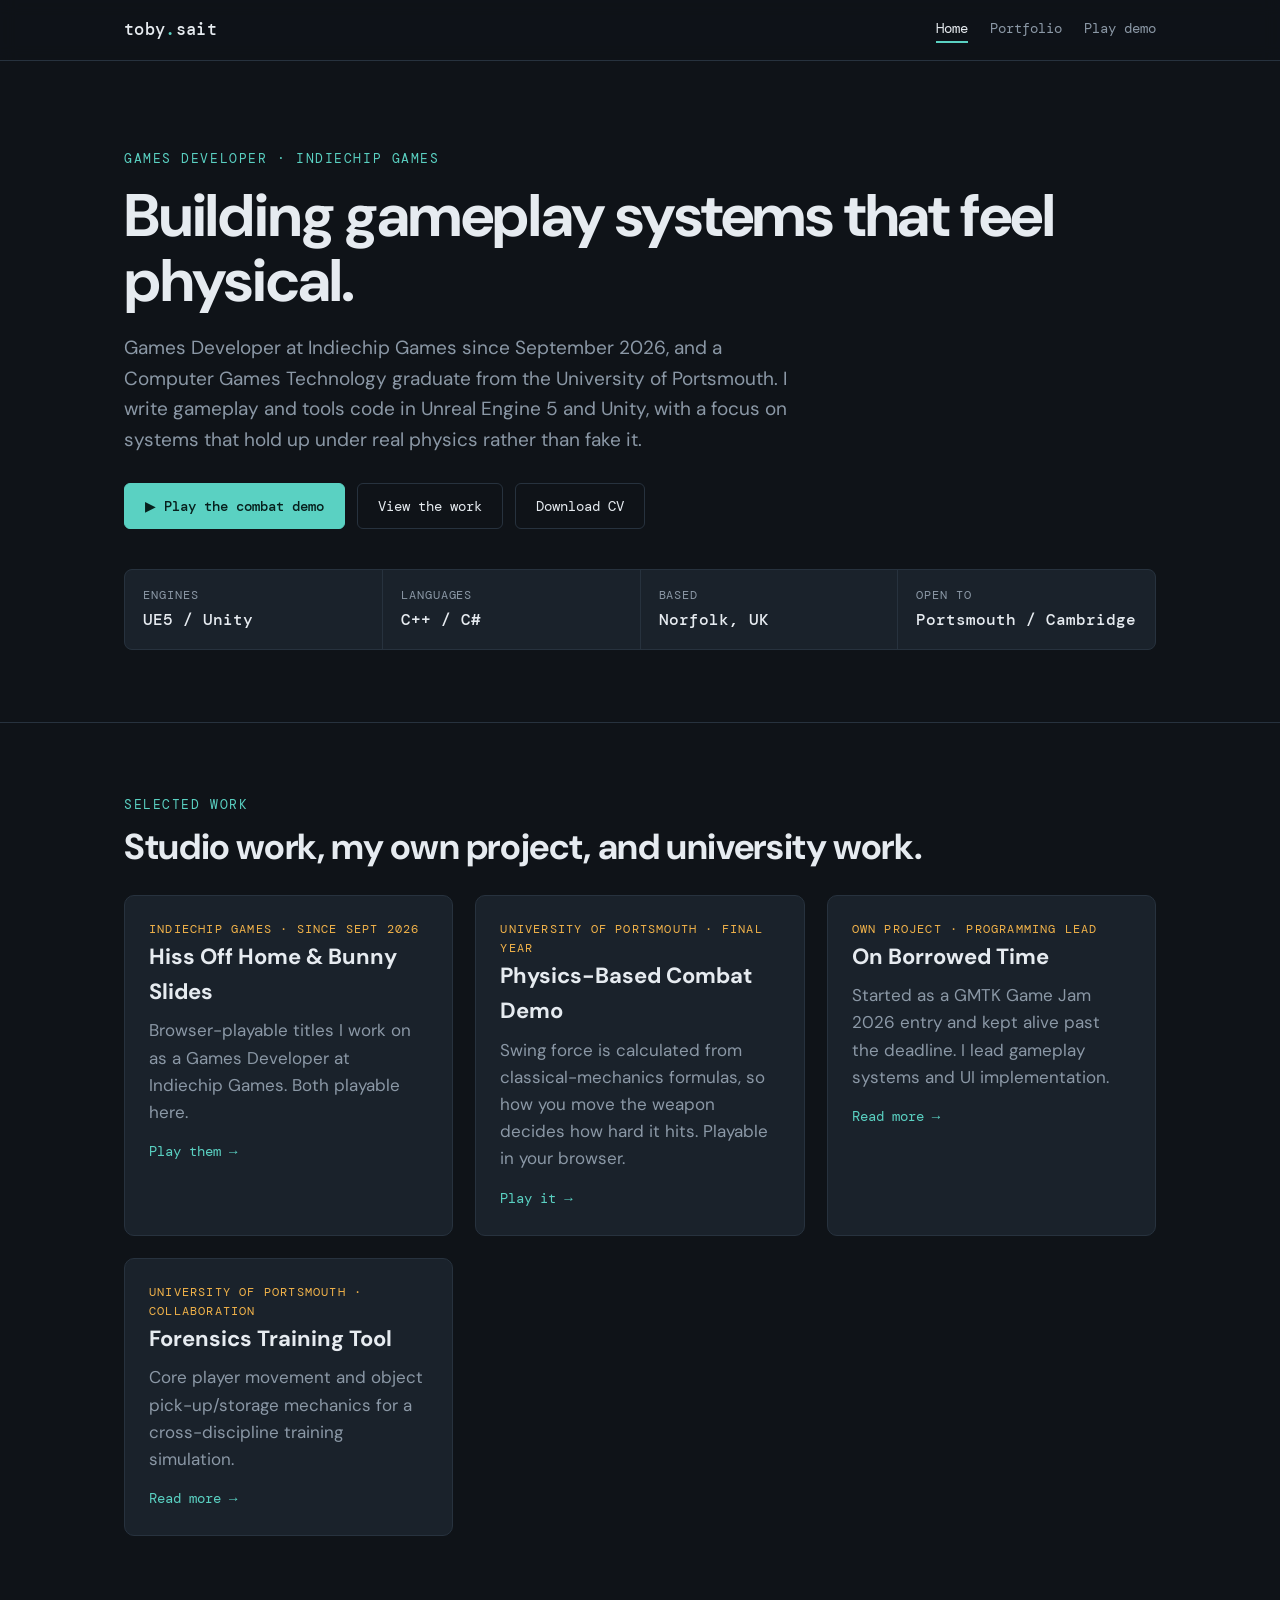
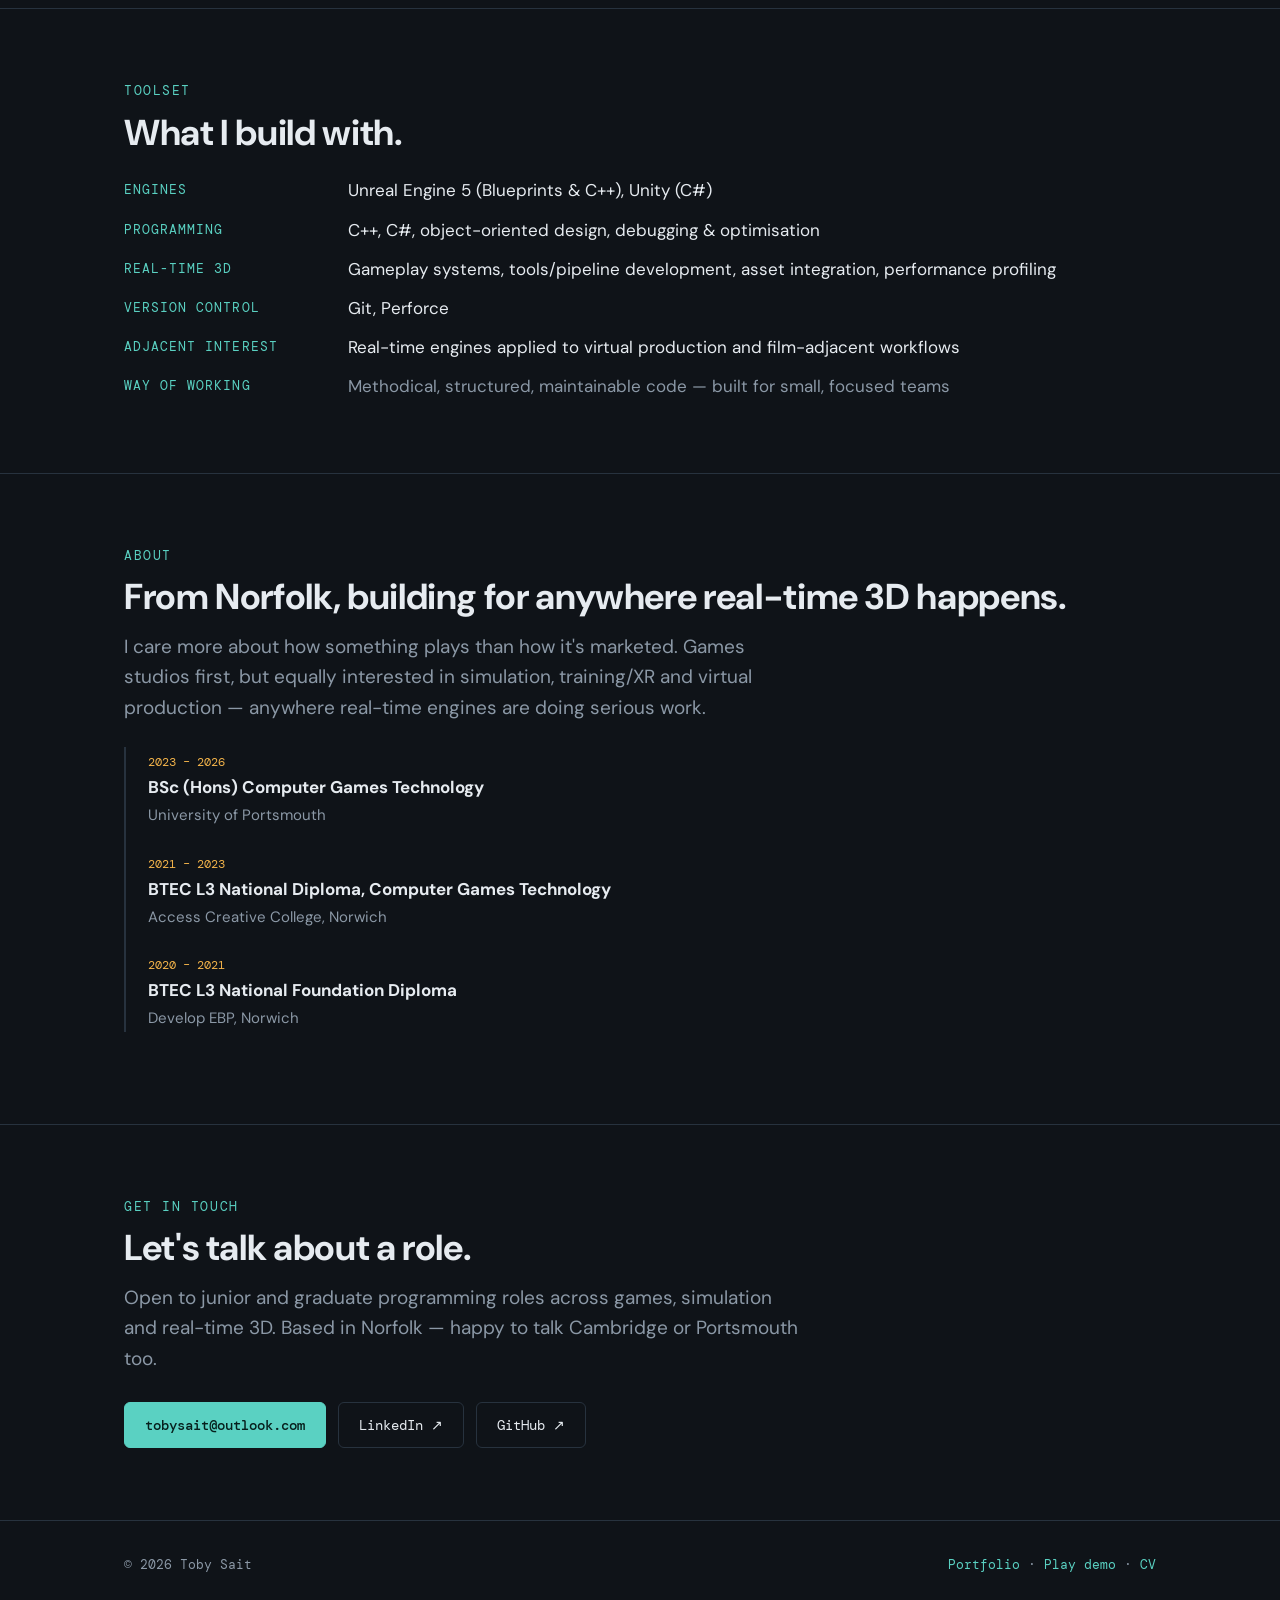
<file: index.html>
<!doctype html>
<html lang="en">
<head>
<meta charset="utf-8">
<meta name="viewport" content="width=device-width, initial-scale=1">
<title>Toby Sait — Real-time Developer</title>
<meta name="description" content="Toby Sait — real-time 3D developer working in Unreal Engine 5, Unity, C++ and C#. Gameplay systems, tools and technical demos. Open to work.">
<link rel="preconnect" href="https://fonts.googleapis.com">
<link rel="preconnect" href="https://fonts.gstatic.com" crossorigin>
<link href="https://fonts.googleapis.com/css2?family=DM+Mono:wght@400;500&family=DM+Sans:wght@400;500;700&display=swap" rel="stylesheet">
<link rel="stylesheet" href="style.css">
</head>
<body>

<header class="nav"><div class="wrap">
  <a class="brand" href="index.html">toby<span>.</span>sait</a>
  <nav>
    <a class="on" href="index.html">Home</a>
    <a href="portfolio.html">Portfolio</a>
    <a href="demo.html">Play demo</a>
  </nav>
</div></header>

<main>
<section class="first" style="padding-top:88px">
  <div class="wrap">
    <div class="eyebrow">Games Developer · Indiechip Games</div>
    <h1>Building gameplay systems that feel physical.</h1>
    <p class="lead">Games Developer at Indiechip Games since September 2026, and a Computer Games Technology graduate from the University of Portsmouth. I write gameplay and tools code in Unreal Engine 5 and Unity, with a focus on systems that hold up under real physics rather than fake it.</p>
    <div class="btns">
      <a class="btn primary" href="demo.html">▶ Play the combat demo</a>
      <a class="btn" href="portfolio.html">View the work</a>
      <a class="btn" href="cv/Toby_Sait_CV.pdf">Download CV</a>
    </div>
    <div class="stats">
      <div class="stat"><small>Engines</small><b>UE5 / Unity</b></div>
      <div class="stat"><small>Languages</small><b>C++ / C#</b></div>
      <div class="stat"><small>Based</small><b>Norfolk, UK</b></div>
      <div class="stat"><small>Open to</small><b>Portsmouth / Cambridge</b></div>
    </div>
  </div>
</section>

<section>
  <div class="wrap">
    <div class="eyebrow">Selected work</div>
    <h2>Studio work, my own project, and university work.</h2>
    <div class="grid" style="margin-top:28px">
      <div class="card">
        <div class="tag">Indiechip Games · Since Sept 2026</div>
        <h3>Hiss Off Home &amp; Bunny Slides</h3>
        <p>Browser-playable titles I work on as a Games Developer at Indiechip Games. Both playable here.</p>
        <a class="more" href="portfolio.html#indiechip">Play them →</a>
      </div>
      <div class="card">
        <div class="tag">University of Portsmouth · Final year</div>
        <h3>Physics-Based Combat Demo</h3>
        <p>Swing force is calculated from classical-mechanics formulas, so how you move the weapon decides how hard it hits. Playable in your browser.</p>
        <a class="more" href="demo.html">Play it →</a>
      </div>
      <div class="card">
        <div class="tag">Own project · Programming lead</div>
        <h3>On Borrowed Time</h3>
        <p>Started as a GMTK Game Jam 2026 entry and kept alive past the deadline. I lead gameplay systems and UI implementation.</p>
        <a class="more" href="portfolio.html#borrowed">Read more →</a>
      </div>
      <div class="card">
        <div class="tag">University of Portsmouth · Collaboration</div>
        <h3>Forensics Training Tool</h3>
        <p>Core player movement and object pick-up/storage mechanics for a cross-discipline training simulation.</p>
        <a class="more" href="portfolio.html#forensics">Read more →</a>
      </div>
    </div>
  </div>
</section>

<section>
  <div class="wrap">
    <div class="eyebrow">Toolset</div>
    <h2>What I build with.</h2>
    <dl class="kv">
      <dt>Engines</dt><dd>Unreal Engine 5 (Blueprints &amp; C++), Unity (C#)</dd>
      <dt>Programming</dt><dd>C++, C#, object-oriented design, debugging &amp; optimisation</dd>
      <dt>Real-time 3D</dt><dd>Gameplay systems, tools/pipeline development, asset integration, performance profiling</dd>
      <dt>Version control</dt><dd>Git, Perforce</dd>
      <dt>Adjacent interest</dt><dd>Real-time engines applied to virtual production and film-adjacent workflows</dd>
      <dt>Way of working</dt><dd class="sub">Methodical, structured, maintainable code — built for small, focused teams</dd>
    </dl>
  </div>
</section>

<section>
  <div class="wrap">
    <div class="eyebrow">About</div>
    <h2>From Norfolk, building for anywhere real-time 3D happens.</h2>
    <p class="lead">I care more about how something plays than how it's marketed. Games studios first, but equally interested in simulation, training/XR and virtual production — anywhere real-time engines are doing serious work.</p>
    <div class="tl">
      <div><small>2023 – 2026</small><b>BSc (Hons) Computer Games Technology</b><span>University of Portsmouth</span></div>
      <div><small>2021 – 2023</small><b>BTEC L3 National Diploma, Computer Games Technology</b><span>Access Creative College, Norwich</span></div>
      <div><small>2020 – 2021</small><b>BTEC L3 National Foundation Diploma</b><span>Develop EBP, Norwich</span></div>
    </div>
  </div>
</section>

<section id="contact">
  <div class="wrap">
    <div class="eyebrow">Get in touch</div>
    <h2>Let's talk about a role.</h2>
    <p class="lead">Open to junior and graduate programming roles across games, simulation and real-time 3D. Based in Norfolk — happy to talk Cambridge or Portsmouth too.</p>
    <div class="btns">
      <a class="btn primary" href="mailto:tobysait@outlook.com">tobysait@outlook.com</a>
      <a class="btn" href="https://www.linkedin.com/in/tobysait" target="_blank" rel="noopener">LinkedIn ↗</a>
      <a class="btn" href="https://github.com/Tubz-24" target="_blank" rel="noopener">GitHub ↗</a>
    </div>
  </div>
</section>
</main>

<footer><div class="wrap">
  <span>© 2026 Toby Sait</span>
  <span><a href="portfolio.html">Portfolio</a> · <a href="demo.html">Play demo</a> · <a href="cv/Toby_Sait_CV.pdf">CV</a></span>
</div></footer>

</body>
</html>
</file>
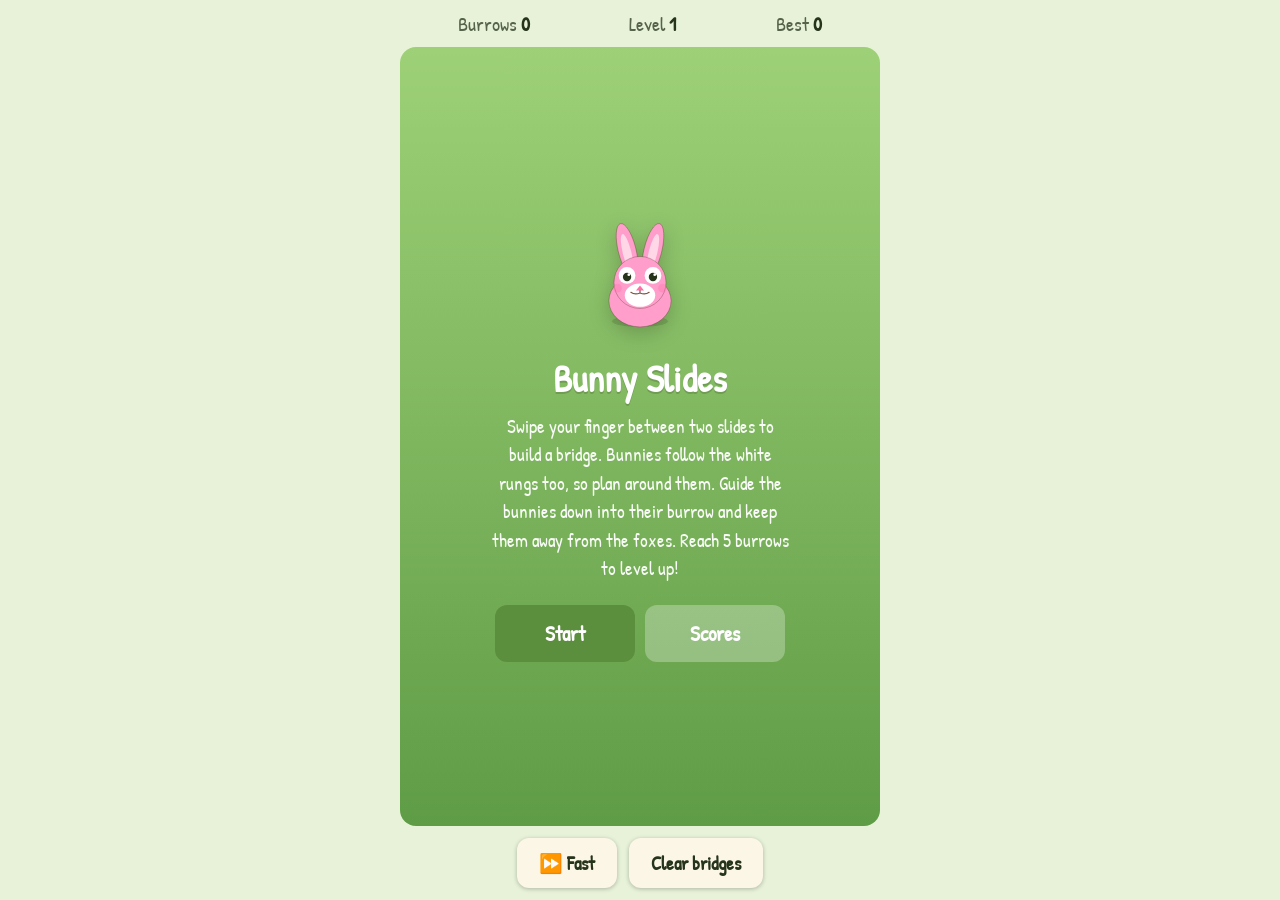
<file: games/bunny-slides/index.html>
<!DOCTYPE html>
<html lang="en"><head><meta charset="utf-8">
<meta name="viewport" content="width=device-width, initial-scale=1, maximum-scale=1, user-scalable=no, viewport-fit=cover">
<title>Bunny Slides</title>
<style>
@font-face{font-family:'Patrick Hand';src:url('fonts/patrick-hand.woff2') format('woff2');font-display:swap}
:root{box-sizing:border-box;padding-top:env(safe-area-inset-top,0px);padding-bottom:env(safe-area-inset-bottom,0px);--bg:#e7f2d9;--fg:#26341c;--card:#fbf6e6;--btn:#5c8f3d}
html{scroll-padding-top:env(safe-area-inset-top,0px);height:100%}
@media(prefers-color-scheme:dark){:root:not([data-theme="light"]){--bg:#1c2b16;--fg:#eaf3df;--card:#2d3f22}}
:root[data-theme="dark"]{--bg:#1c2b16;--fg:#eaf3df;--card:#2d3f22}
body{margin:0;height:100%;background:var(--bg);color:var(--fg);font-family:'Patrick Hand',system-ui,-apple-system,"Segoe UI",sans-serif;display:flex;flex-direction:column;align-items:center;overscroll-behavior:none;user-select:none;-webkit-user-select:none;-webkit-touch-callout:none;-webkit-tap-highlight-color:transparent}
#hud{width:100%;max-width:480px;display:flex;justify-content:space-around;padding:10px 8px;font-weight:700;font-size:20px;box-sizing:border-box}
#hud span{font-weight:400;opacity:.75;margin-right:4px}
#wrap{flex:1;min-height:280px;width:100%;max-width:480px;position:relative}
canvas{position:absolute;inset:0;width:100%;height:100%;touch-action:none;border-radius:16px}
#ov,#lb{position:absolute;inset:0;display:flex;flex-direction:column;align-items:center;justify-content:center;text-align:center;padding:24px;background:linear-gradient(180deg,#9ed177,#5f9c46);color:#fff;border-radius:16px}
#lb{display:none}
#ov h1,#lb h1{margin:10px 0 8px;font-size:38px;text-shadow:0 2px 0 rgba(0,0,0,.15)}#ov p{margin:0 0 22px;line-height:1.5;max-width:300px;opacity:.95;font-size:19px}
#ov .ic{width:130px;filter:drop-shadow(0 6px 10px rgba(0,0,0,.2))}
#ov button,#lb button{min-width:140px;font-size:21px;padding:14px 22px}
#lbList{list-style:none;margin:8px 0 18px;padding:0;width:100%;max-width:280px;font-size:20px}
#lbList li{display:flex;justify-content:space-between;padding:7px 14px;margin:4px 0;background:rgba(255,255,255,.22);border-radius:10px}
#lbList li:first-child{background:#ffd23f;color:#26341c;font-weight:700}
#lbList .empty{opacity:.85;font-size:17px;padding:10px}
button{font-family:inherit;font-size:19px;font-weight:700;border:0;border-radius:12px;padding:12px 22px;background:var(--btn);color:#fff;cursor:pointer}
#bar{display:flex;gap:12px;padding:12px;font-size:18px}
#bar button{background:var(--card);color:var(--fg);box-shadow:0 1px 4px rgba(0,0,0,.25)}
#bar button[aria-pressed="true"]{background:var(--btn);color:#fff}
#splash{position:fixed;inset:0;display:flex;flex-direction:column;align-items:center;justify-content:center;background:linear-gradient(180deg,#8fc06a,#5f9c46);color:#fff;z-index:50;transition:opacity .5s ease}
#splash.hide{opacity:0;pointer-events:none}
#splash .ic{margin-bottom:6px;animation:bob 1.4s ease-in-out infinite;filter:drop-shadow(0 6px 10px rgba(0,0,0,.2))}
#splash h2{margin:0;font-size:34px;text-shadow:0 2px 0 rgba(0,0,0,.15)}
@keyframes bob{0%,100%{transform:translateY(0)}50%{transform:translateY(-8px)}}
</style></head><body>
<div id="splash"><svg class="ic" width="140" height="140" viewBox="0 0 1024 1024" xmlns="http://www.w3.org/2000/svg">
  <ellipse cx="512" cy="860" rx="220" ry="46" fill="#000" opacity=".12"/>
  <g stroke="rgba(50,25,10,.35)" stroke-width="6">
    <ellipse cx="410" cy="300" rx="70" ry="215" fill="#ff9ecb" transform="rotate(-14 410 300)"/>
    <ellipse cx="614" cy="300" rx="70" ry="215" fill="#ff9ecb" transform="rotate(14 614 300)"/>
  </g>
  <ellipse cx="410" cy="320" rx="34" ry="150" fill="#ffd7e6" transform="rotate(-14 410 320)"/>
  <ellipse cx="614" cy="320" rx="34" ry="150" fill="#ffd7e6" transform="rotate(14 614 320)"/>
  <ellipse cx="512" cy="700" rx="245" ry="205" fill="#ff9ecb" stroke="rgba(50,25,10,.35)" stroke-width="6"/>
  <circle cx="512" cy="555" r="205" fill="#ff9ecb" stroke="rgba(50,25,10,.35)" stroke-width="6"/>
  <ellipse cx="512" cy="655" rx="120" ry="92" fill="#ffffff"/>
  <circle cx="410" cy="500" r="66" fill="#ffffff"/><circle cx="614" cy="500" r="66" fill="#ffffff"/>
  <circle cx="410" cy="512" r="33" fill="#26341c"/><circle cx="614" cy="512" r="33" fill="#26341c"/>
  <circle cx="424" cy="494" r="11" fill="#ffffff"/><circle cx="628" cy="494" r="11" fill="#ffffff"/>
  <circle cx="335" cy="600" r="34" fill="#ff6fa5" opacity=".35"/><circle cx="689" cy="600" r="34" fill="#ff6fa5" opacity=".35"/>
  <path d="M 512 578 L 480 618 L 544 618 Z" fill="#ff6fa5"/>
  <path d="M512 618 V 638 M512 638 Q470 655 440 632 M512 638 Q554 655 584 632" fill="none" stroke="#7a5240" stroke-width="9" stroke-linecap="round"/>
</svg><h2>Bunny Slides</h2></div>
<div id="hud"><div><span>Burrows</span><b id="sc">0</b></div><div><span>Level</span><b id="lv">1</b></div><div><span>Best</span><b id="bs">0</b></div></div>
<div id="wrap"><canvas id="c"></canvas>
<div id="ov"><svg class="ic" viewBox="0 0 1024 1024" xmlns="http://www.w3.org/2000/svg">
  <ellipse cx="512" cy="860" rx="220" ry="46" fill="#000" opacity=".12"/>
  <g stroke="rgba(50,25,10,.35)" stroke-width="6">
    <ellipse cx="410" cy="300" rx="70" ry="215" fill="#ff9ecb" transform="rotate(-14 410 300)"/>
    <ellipse cx="614" cy="300" rx="70" ry="215" fill="#ff9ecb" transform="rotate(14 614 300)"/>
  </g>
  <ellipse cx="410" cy="320" rx="34" ry="150" fill="#ffd7e6" transform="rotate(-14 410 320)"/>
  <ellipse cx="614" cy="320" rx="34" ry="150" fill="#ffd7e6" transform="rotate(14 614 320)"/>
  <ellipse cx="512" cy="700" rx="245" ry="205" fill="#ff9ecb" stroke="rgba(50,25,10,.35)" stroke-width="6"/>
  <circle cx="512" cy="555" r="205" fill="#ff9ecb" stroke="rgba(50,25,10,.35)" stroke-width="6"/>
  <ellipse cx="512" cy="655" rx="120" ry="92" fill="#ffffff"/>
  <circle cx="410" cy="500" r="66" fill="#ffffff"/><circle cx="614" cy="500" r="66" fill="#ffffff"/>
  <circle cx="410" cy="512" r="33" fill="#26341c"/><circle cx="614" cy="512" r="33" fill="#26341c"/>
  <circle cx="424" cy="494" r="11" fill="#ffffff"/><circle cx="628" cy="494" r="11" fill="#ffffff"/>
  <circle cx="335" cy="600" r="34" fill="#ff6fa5" opacity=".35"/><circle cx="689" cy="600" r="34" fill="#ff6fa5" opacity=".35"/>
  <path d="M 512 578 L 480 618 L 544 618 Z" fill="#ff6fa5"/>
  <path d="M512 618 V 638 M512 638 Q470 655 440 632 M512 638 Q554 655 584 632" fill="none" stroke="#7a5240" stroke-width="9" stroke-linecap="round"/>
</svg>
<h1 id="t">Bunny Slides</h1><p id="d">Swipe your finger between two slides to build a bridge. Bunnies follow the white rungs too, so plan around them. Guide the bunnies down into their burrow and keep them away from the foxes. Reach 5 burrows to level up!</p>
<div style="display:flex;gap:10px"><button id="go">Start</button><button id="showLb" style="background:rgba(255,255,255,.28)">Scores</button></div></div>
<div id="lb"><h1 style="margin:0 0 4px">Personal Best</h1><ol id="lbList"></ol><button id="lbBack">Back</button></div></div>
<div id="bar"><button id="fast" aria-pressed="false">⏩ Fast</button><button id="clr">Clear bridges</button></div>
<script>
const cv=document.getElementById('c'),ctx=cv.getContext('2d'),$=id=>document.getElementById(id);
let W,H,laneX=[],topY=60,botY=300,best=0,scores=[];
// Native plugins when running inside the Capacitor app; browser fallbacks otherwise.
const Cap=window.Capacitor,Plug=Cap&&Cap.isNativePlatform&&Cap.isNativePlatform()?Cap.Plugins:{};
const quiet=p=>{try{Promise.resolve(p).catch(()=>{})}catch(e){}};
const store={
  async get(k){try{if(Plug.Preferences)return (await Plug.Preferences.get({key:k})).value;return localStorage.getItem(k)}catch(e){return null}},
  set(k,v){try{if(Plug.Preferences)quiet(Plug.Preferences.set({key:k,value:String(v)}));else localStorage.setItem(k,v)}catch(e){}}
};
function buzz(bad){try{
  if(Plug.Haptics)quiet(bad?Plug.Haptics.notification({type:'ERROR'}):Plug.Haptics.impact({style:'LIGHT'}));
  else if(navigator.vibrate)navigator.vibrate(bad?[40,30,80]:30)}catch(e){}}
if(Plug.StatusBar)quiet(Plug.StatusBar.hide());
(async()=>{best=+(await store.get('sb_best'))||0;
  try{scores=JSON.parse((await store.get('sb_scores'))||'[]')}catch(e){scores=[]}
  if(!Array.isArray(scores))scores=[];ui()})();
function addScore(s){scores.push(s);scores.sort((a,b)=>b-a);scores=scores.slice(0,10);
  store.set('sb_scores',JSON.stringify(scores))}
function renderScores(){const list=$('lbList');list.innerHTML='';
  if(!scores.length){list.innerHTML='<li class="empty" style="justify-content:center">No runs yet — play a round!</li>';return}
  scores.forEach((s,i)=>{const li=document.createElement('li');li.innerHTML='<span>#'+(i+1)+'</span><span>'+s+'</span>';list.appendChild(li)})}
const st={mode:'ready',score:0,level:1,n:4,bridges:[],fixed:[],chars:[],slots:[],fast:false,wait:0,hold:0,t:0};
const COL=['#5ee0c1','#ff9ecb','#9ec5ff'];
const shuffle=a=>{for(let i=a.length-1;i>0;i--){const j=Math.random()*(i+1)|0;[a[i],a[j]]=[a[j],a[i]]}return a};
function layout(){laneX=[];for(let i=0;i<st.n;i++)laneX.push(W*(i+.5)/st.n);st.chars.forEach(c=>{if(c.mode==='down')c.x=laneX[c.lane]})}
function resize(){const r=cv.parentNode.getBoundingClientRect(),d=devicePixelRatio||1,ot=topY,ob=botY;W=r.width;H=r.height;cv.width=W*d;cv.height=H*d;ctx.setTransform(d,0,0,d,0,0);topY=50;botY=H-80;
  if(ob>ot&&ob!==botY){const f=y=>topY+(y-ot)*(botY-topY)/(ob-ot);st.bridges.concat(st.fixed).forEach(b=>{b.ya=f(b.ya);b.yb=f(b.yb)});st.chars.forEach(c=>{c.y=f(c.y);if(c.ty!=null)c.ty=f(c.ty)})}
  layout()}
function ui(){$('sc').textContent=st.score;$('lv').textContent=st.level;$('bs').textContent=best}
// Pre-made ladder rungs: flat, spread out, and never two rung ends close together on the same lane
function makeRungs(n){
  const out=[],lo=topY+60,hi=botY-50,gap=45;
  for(let tries=0;out.length<n+1&&tries<200;tries++){
    const a=Math.random()*(n-1)|0,y=lo+Math.random()*(hi-lo);
    if(out.some(b=>Math.abs(b.a-a)<=1&&Math.abs(b.ya-y)<gap))continue;
    out.push({a,ya:y,yb:y});
  }
  return out;
}
function newRound(){
  const k=Math.min(3,1+((st.level-1)>>1)),n=3+k;
  if(n!==st.n)st.bridges=[];
  st.n=n;
  st.slots=shuffle([...Array(k).fill('star'),...Array(3).fill('hazard')]);
  st.fixed=makeRungs(n);
  const lanes=shuffle([...Array(n).keys()]).slice(0,k);
  st.chars=lanes.map(l=>({lane:l,x:0,y:topY,mode:'down',done:false}));
  layout();st.chars.forEach(c=>c.x=laneX[c.lane]);st.wait=0;st.hold=1.2;
}
function start(){st.score=0;st.level=1;st.bridges=[];newRound();st.mode='play';$('ov').style.display='none';ui()}
function end(){st.mode='over';if(st.score>0)addScore(st.score);if(st.score>best){best=st.score;store.set('sb_best',best)}ui();
  $('t').textContent='Caught by a fox!';$('d').textContent='You got '+st.score+' bunn'+(st.score===1?'y':'ies')+' home. Best: '+best+'.';$('go').textContent='Try again';$('ov').style.display='flex'}
function step(dt){
  if(st.mode!=='play')return;
  if(st.hold>0){st.hold-=dt;return}
  const m=st.fast?2.6:1,v=(80+st.level*10)*m;
  for(const c of st.chars){
    if(c.done)continue;
    if(c.mode==='across'){const dx=c.tx-c.x,dy=c.ty-c.y,d=Math.hypot(dx,dy),s=300*m*dt;if(d<=s){c.x=c.tx;c.y=c.ty;c.mode='down'}else{c.x+=dx/d*s;c.y+=dy/d*s}continue}
    const ny=c.y+v*dt;let hit=null;
    let he=0;
    for(const b of st.fixed.concat(st.bridges)){if(b.a!==c.lane&&b.a+1!==c.lane)continue;const e=b.a===c.lane?b.ya:b.yb;if(e>c.y&&e<=ny&&!(c.used&&c.used.has(b))&&(!hit||e<he)){hit=b;he=e}}
    if(hit){const fw=hit.a===c.lane;c.y=he;(c.used||(c.used=new Set())).add(hit);c.lane=fw?hit.a+1:hit.a;c.tx=laneX[c.lane];c.ty=fw?hit.yb:hit.ya;c.mode='across';continue}
    c.y=ny;
    if(c.y>=botY){c.y=botY;c.done=true;
      if(st.slots[c.lane]==='hazard'){c.dead=true;buzz(true);end();return}
      st.score++;ding();buzz(false);ui()}
  }
  if(st.chars.every(c=>c.done)){st.wait+=dt;if(st.wait>.6){st.level=1+Math.floor(st.score/5);ui();newRound()}}
}
function hole(x,y,r){
  ctx.fillStyle='rgba(0,0,0,.28)';ctx.beginPath();ctx.ellipse(x,y+4,r*1.15,r*.6,0,0,7);ctx.fill();
  const g=ctx.createRadialGradient(x,y,2,x,y,r);g.addColorStop(0,'#2a1a0f');g.addColorStop(1,'#6b4423');
  ctx.fillStyle=g;ctx.beginPath();ctx.ellipse(x,y,r*.85,r*.5,0,0,7);ctx.fill();
  ctx.strokeStyle='#8a5a2f';ctx.lineWidth=3;ctx.beginPath();ctx.ellipse(x,y,r*.85,r*.5,0,0,7);ctx.stroke();
  ctx.fillStyle='#5b8f3f';for(let i=-1;i<=1;i+=2){ctx.beginPath();ctx.ellipse(x+i*r*.7,y+r*.15,r*.32,r*.16,i*.5,0,7);ctx.fill()}
}
function fox(x,y){
  ctx.save();ctx.translate(x,y);
  ctx.fillStyle='#e8783c';ctx.strokeStyle='rgba(50,25,10,.55)';ctx.lineWidth=1.6;ctx.lineJoin='round';
  ctx.beginPath();ctx.moveTo(-10,10);ctx.quadraticCurveTo(-16,-6,0,-10);ctx.quadraticCurveTo(16,-6,10,10);ctx.quadraticCurveTo(0,18,-10,10);ctx.fill();ctx.stroke();
  ctx.beginPath();ctx.moveTo(-9,-6);ctx.lineTo(-15,-19);ctx.lineTo(-3,-11);ctx.closePath();ctx.fill();
  ctx.beginPath();ctx.moveTo(9,-6);ctx.lineTo(15,-19);ctx.lineTo(3,-11);ctx.closePath();ctx.fill();
  ctx.fillStyle='#2a140a';
  ctx.beginPath();ctx.moveTo(-12,-15);ctx.lineTo(-8,-8);ctx.lineTo(-3,-11);ctx.closePath();ctx.fill();
  ctx.beginPath();ctx.moveTo(12,-15);ctx.lineTo(8,-8);ctx.lineTo(3,-11);ctx.closePath();ctx.fill();
  ctx.fillStyle='#fdf3e3';ctx.beginPath();ctx.moveTo(-6,4);ctx.quadraticCurveTo(0,10,6,4);ctx.quadraticCurveTo(3,14,0,15);ctx.quadraticCurveTo(-3,14,-6,4);ctx.fill();
  ctx.fillStyle='#2a140a';ctx.beginPath();ctx.arc(-5,-1,2,0,7);ctx.fill();ctx.beginPath();ctx.arc(5,-1,2,0,7);ctx.fill();
  ctx.beginPath();ctx.moveTo(0,3);ctx.lineTo(-2.5,6);ctx.lineTo(2.5,6);ctx.closePath();ctx.fill();
  ctx.restore();
}
function buddy(x,y,col){
  ctx.save();ctx.translate(x,y);
  ctx.fillStyle='rgba(0,0,0,.15)';ctx.beginPath();ctx.ellipse(0,19,13,4,0,0,7);ctx.fill();
  const earA=-.55+.06*Math.sin(st.t*5+x),earB=.55-.06*Math.sin(st.t*5+x+1);
  ctx.fillStyle=col;
  ctx.save();ctx.rotate(earA);ctx.beginPath();ctx.ellipse(-7,-24,4.5,13,0,0,7);ctx.fill();ctx.restore();
  ctx.save();ctx.rotate(earB);ctx.beginPath();ctx.ellipse(7,-24,4.5,13,0,0,7);ctx.fill();ctx.restore();
  ctx.fillStyle='#ffd7e6';
  ctx.save();ctx.rotate(earA);ctx.beginPath();ctx.ellipse(-7,-24,2,9,0,0,7);ctx.fill();ctx.restore();
  ctx.save();ctx.rotate(earB);ctx.beginPath();ctx.ellipse(7,-24,2,9,0,0,7);ctx.fill();ctx.restore();
  ctx.fillStyle=col;ctx.strokeStyle='rgba(50,25,10,.5)';ctx.lineWidth=1.5;ctx.lineJoin='round';
  ctx.beginPath();ctx.ellipse(0,3,15,13,0,0,7);ctx.fill();ctx.stroke();
  ctx.beginPath();ctx.arc(0,-9,12,0,7);ctx.fill();ctx.stroke();
  ctx.fillStyle='#fff';ctx.beginPath();ctx.ellipse(0,8,7,5.5,0,0,7);ctx.fill();
  ctx.fillStyle='#fff';[-6,6].forEach(o=>{ctx.beginPath();ctx.arc(o,-11,4.3,0,7);ctx.fill()});
  ctx.fillStyle='#1b2340';[-6,6].forEach(o=>{ctx.beginPath();ctx.arc(o,-10,2.1,0,7);ctx.fill();ctx.fillStyle='#fff';ctx.beginPath();ctx.arc(o+.8,-11,.7,0,7);ctx.fill();ctx.fillStyle='#1b2340'});
  ctx.fillStyle='#ffb6c9';ctx.beginPath();ctx.moveTo(0,-4);ctx.lineTo(-2.5,-1);ctx.lineTo(2.5,-1);ctx.closePath();ctx.fill();
  ctx.strokeStyle='#7a5240';ctx.lineWidth=1.6;ctx.beginPath();ctx.moveTo(0,-1);ctx.lineTo(0,1);ctx.moveTo(0,1);ctx.quadraticCurveTo(-4,3,-6,1);ctx.moveTo(0,1);ctx.quadraticCurveTo(4,3,6,1);ctx.stroke();
  ctx.restore();
}
function seededJit(seed,n,amp){const a=[];let s=seed*9301+49297;for(let i=0;i<n;i++){s=(s*9301+49297)%233280;a.push((s/233280-.5)*2*amp)}return a}
let actx=null,noiseBuf=null;
function audio(){if(!actx){try{actx=new (window.AudioContext||window.webkitAudioContext)()}catch(e){}}return actx}
function unlockAudio(){const ac=audio();if(ac&&ac.state==='suspended')ac.resume()}
function ding(){const ac=audio();if(!ac)return;const t=ac.currentTime;
  [1320,1980,2640].forEach((f,i)=>{const o=ac.createOscillator(),g=ac.createGain();o.type='sine';o.frequency.value=f;
    g.gain.setValueAtTime(0,t);g.gain.linearRampToValueAtTime(.09/(i+1),t+.006);g.gain.exponentialRampToValueAtTime(.001,t+.22);
    o.connect(g);g.connect(ac.destination);o.start(t);o.stop(t+.25)});}
function getNoise(ac){if(noiseBuf)return noiseBuf;const len=ac.sampleRate*.3,buf=ac.createBuffer(1,len,ac.sampleRate),d=buf.getChannelData(0);
  for(let i=0;i<len;i++)d[i]=Math.random()*2-1;noiseBuf=buf;return buf}
function scribble(){const ac=audio();if(!ac)return;const t=ac.currentTime;
  const src=ac.createBufferSource();src.buffer=getNoise(ac);
  const bp=ac.createBiquadFilter();bp.type='bandpass';bp.frequency.value=2000+Math.random()*1600;bp.Q.value=7;
  const g=ac.createGain();g.gain.setValueAtTime(0,t);g.gain.linearRampToValueAtTime(.1,t+.004);g.gain.exponentialRampToValueAtTime(.0001,t+.08);
  src.connect(bp);bp.connect(g);g.connect(ac.destination);src.start(t);src.stop(t+.09)}
function sketchLine(x1,y1,x2,y2,seed){
  const d=Math.hypot(x2-x1,y2-y1),segs=Math.max(2,Math.round(d/22)),j=seededJit(seed,segs+1,1.6);
  ctx.beginPath();
  for(let i=0;i<=segs;i++){const t=i/segs,nx=-(y2-y1)/(d||1),ny=(x2-x1)/(d||1),x=x1+(x2-x1)*t+nx*j[i],y=y1+(y2-y1)*t+ny*j[i];ctx[i?'lineTo':'moveTo'](x,y)}
  ctx.stroke();
}
let paperCv=null,paperW=0,paperH=0;
function buildPaper(){paperCv=document.createElement('canvas');paperCv.width=W;paperCv.height=H;paperW=W;paperH=H;
  const pc=paperCv.getContext('2d');
  const g=pc.createLinearGradient(0,0,0,H);g.addColorStop(0,'#8fc06a');g.addColorStop(1,'#5f9c46');
  pc.fillStyle=g;pc.fillRect(0,0,W,H);
  pc.strokeStyle='rgba(60,90,40,.16)';pc.lineWidth=1;
  let s=42;const rnd=()=>{s=(s*9301+49297)%233280;return s/233280};
  for(let i=0;i<220;i++){const x=rnd()*W,y=rnd()*H,len=8+rnd()*14,a=rnd()*6.28;pc.beginPath();pc.moveTo(x,y);pc.lineTo(x+Math.cos(a)*len,y+Math.sin(a)*len);pc.stroke()}
  pc.fillStyle='rgba(255,255,255,.05)';for(let i=0;i<40;i++)pc.beginPath(),pc.arc(rnd()*W,rnd()*H,rnd()*2+.5,0,7),pc.fill();
}
function draw(){
  if(!paperCv||paperW!==W||paperH!==H)buildPaper();
  ctx.drawImage(paperCv,0,0,W,H);
  ctx.lineCap='round';ctx.lineJoin='round';ctx.lineWidth=3;ctx.strokeStyle='rgba(60,80,40,.55)';
  laneX.forEach((x,i)=>sketchLine(x,topY,x,botY,i*7+3));
  ctx.lineWidth=5;ctx.strokeStyle='rgba(255,255,255,.85)';
  st.fixed.forEach((b,i)=>sketchLine(laneX[b.a],b.ya,laneX[b.a+1],b.yb,i*11+5));
  ctx.lineWidth=6;ctx.strokeStyle='#8a5a2f';
  st.bridges.forEach((b,i)=>sketchLine(laneX[b.a],b.ya,laneX[b.a+1],b.yb,i*13+17));
  if(trail.length>1){ctx.lineWidth=3;ctx.strokeStyle='rgba(255,255,255,.4)';ctx.beginPath();trail.forEach((q,i)=>ctx[i?'lineTo':'moveTo'](q[0],q[1]));ctx.stroke()}
  st.slots.forEach((s,i)=>{const x=laneX[i],y=botY+38;if(s==='star')hole(x,y,24);else fox(x,y)});
  st.chars.forEach((c,i)=>{if(!c.dead)return buddy(c.x,c.y,COL[i]);
    ctx.save();ctx.globalAlpha=.55;ctx.translate(c.x,c.y);ctx.rotate(.5);buddy(0,0,COL[i]);ctx.restore();
    ctx.font='bold 26px "Patrick Hand",sans-serif';ctx.textAlign='center';ctx.fillStyle='#fff';ctx.strokeStyle='rgba(120,20,20,.8)';ctx.lineWidth=4;
    ctx.strokeText('!',c.x+16,c.y-30);ctx.fillText('!',c.x+16,c.y-30)});
  if(st.mode==='play'&&st.hold>0){ctx.font='bold 24px "Patrick Hand",sans-serif';ctx.textAlign='center';ctx.fillStyle='rgba(255,255,255,.9)';ctx.fillText('Get ready…',W/2,H/2)}
}
let last=0;function loop(t){const dt=Math.min(.05,(t-last)/1000||0);last=t;st.t=t/1000;
  // Only redraw while playing: the start/game-over overlay fully covers the board otherwise (saves battery)
  try{step(dt);if(st.mode==='play')draw()}catch(err){console.error('Bunny Slides frame error:',err)}
  requestAnimationFrame(loop)}
let drawing=false,lc=null,px=null,py=null,trail=[];
function probe(x0,y0,x,y){
  const tol=W/st.n*.16;
  for(let l=0;l<st.n;l++){
    const lx=laneX[l];
    if(lc&&lc.lane===l)continue;
    const crossed=x0!==x&&(x0-lx)*(x-lx)<=0;
    if(!crossed&&Math.abs(x-lx)>=tol)continue;
    if(lc&&Math.abs(l-lc.lane)===1){
      const sx=laneX[lc.lane];let ye=y;
      if(Math.abs(x-sx)>2)ye=lc.y+(y-lc.y)*(lx-sx)/(x-sx);
      ye=Math.max(y-40,Math.min(y+40,ye));
      if(ye>topY+8&&ye<botY-8&&lc.y>topY+8&&lc.y<botY-8){
        const a=Math.min(l,lc.lane),ya=l===a?ye:lc.y,yb=l===a?lc.y:ye;
        if(!st.bridges.some(b=>b.a===a&&Math.abs(b.ya-ya)<10&&Math.abs(b.yb-yb)<10)){st.bridges.push({a,ya,yb});scribble()}
      }
      lc={lane:l,y:ye};
    }else lc={lane:l,y:y};
  }
}
function mv(e){if(st.mode!=='play')return;const r=cv.getBoundingClientRect(),x=e.clientX-r.left,y=e.clientY-r.top;
  trail.push([x,y]);if(trail.length>150)trail.shift();
  if(px===null){px=x;py=y;probe(x,y,x,y);return}
  const k=Math.max(1,Math.ceil(Math.hypot(x-px,y-py)/6));let ax=px,ay=py;
  for(let i=1;i<=k;i++){const nx=px+(x-px)*i/k,ny=py+(y-py)*i/k;probe(ax,ay,nx,ny);ax=nx;ay=ny}
  px=x;py=y}
cv.addEventListener('pointerdown',e=>{unlockAudio();drawing=true;lc=null;px=null;trail=[];try{cv.setPointerCapture(e.pointerId)}catch(_){}mv(e)});
cv.addEventListener('pointermove',e=>{if(drawing)mv(e)});
addEventListener('pointerup',()=>{drawing=false;px=null;trail=[]});
addEventListener('pointercancel',()=>{drawing=false;px=null;trail=[]});
$('go').onclick=start;
$('showLb').onclick=()=>{renderScores();$('ov').style.display='none';$('lb').style.display='flex'};
$('lbBack').onclick=()=>{$('lb').style.display='none';$('ov').style.display='flex'};
$('fast').onclick=e=>{st.fast=!st.fast;e.currentTarget.setAttribute('aria-pressed',st.fast)};
$('clr').onclick=()=>{st.bridges=[]};
addEventListener('resize',resize);
addEventListener('load',resize);
if(document.fonts&&document.fonts.ready)document.fonts.ready.then(resize).catch(()=>{});
resize();newRound();ui();requestAnimationFrame(loop);
setTimeout(()=>{const sp=$('splash');sp.classList.add('hide');setTimeout(()=>sp.remove(),550)},900);
</script></body></html>
</file>
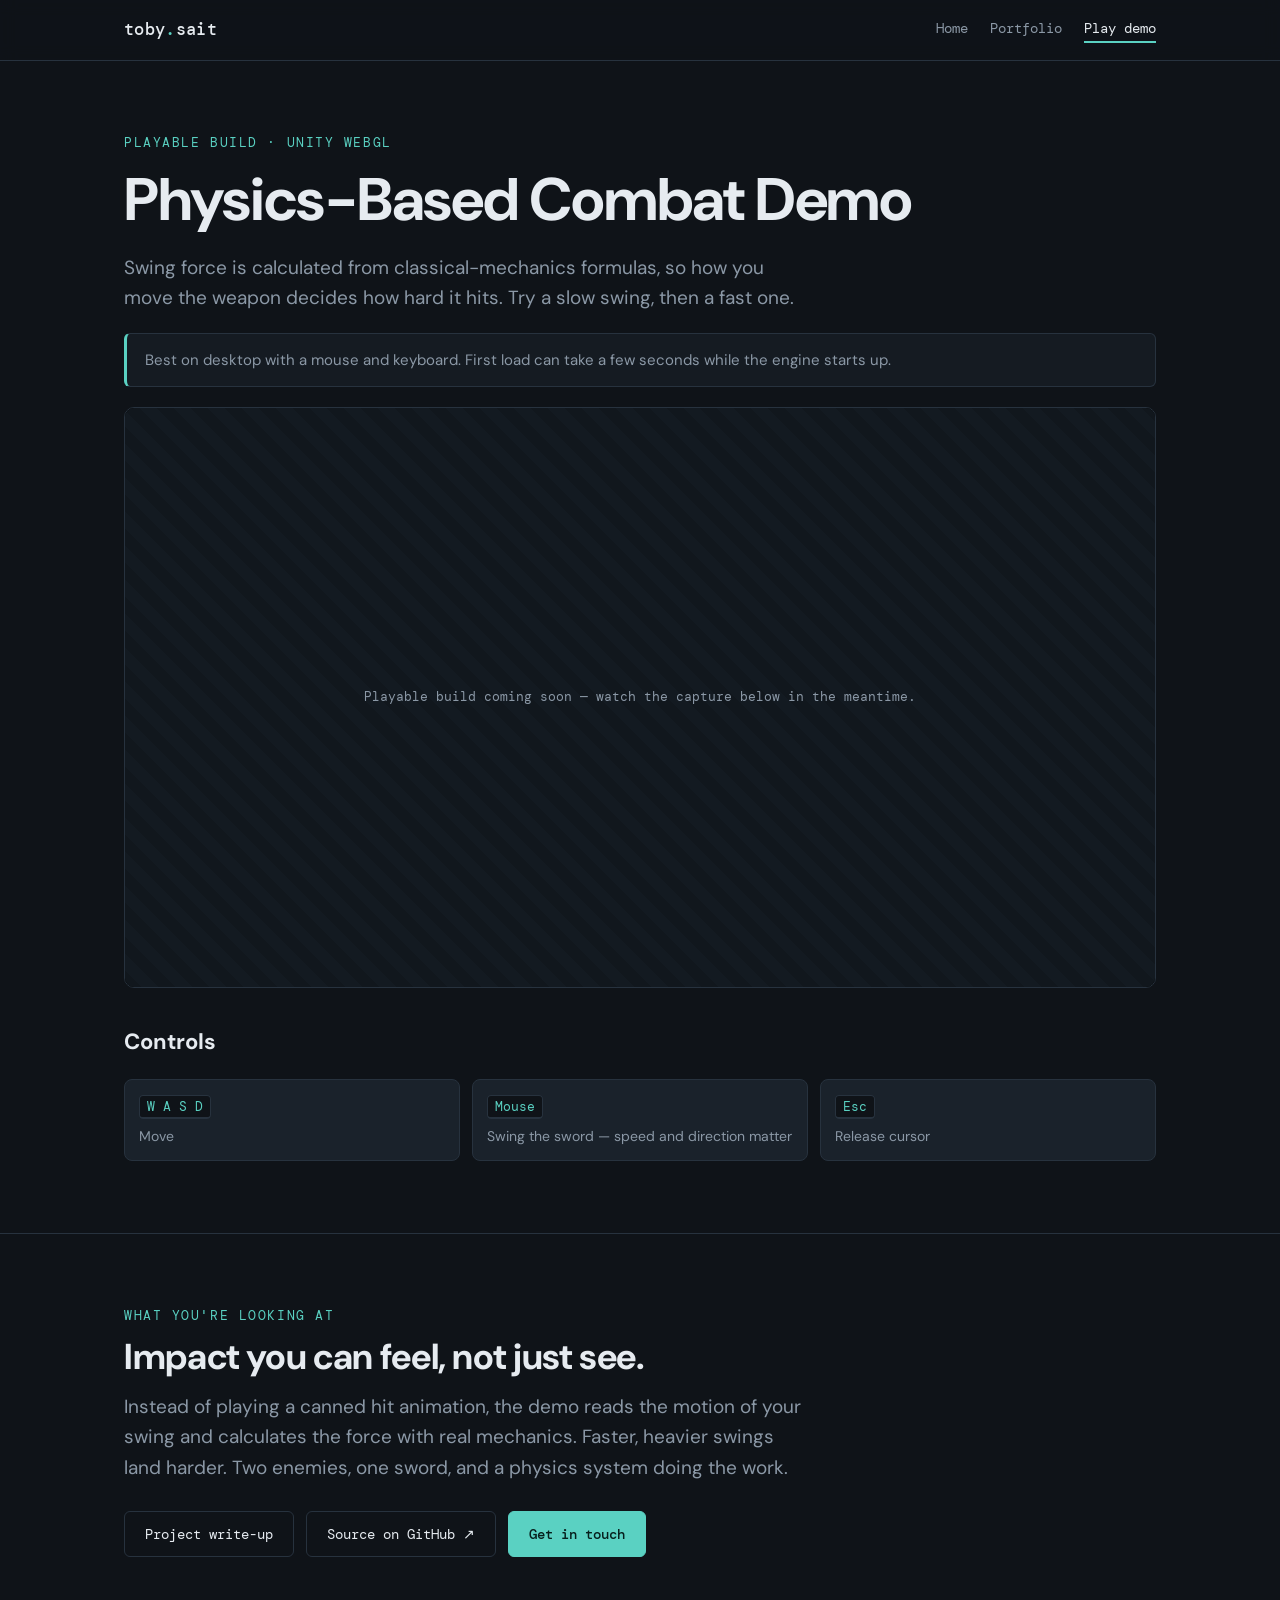
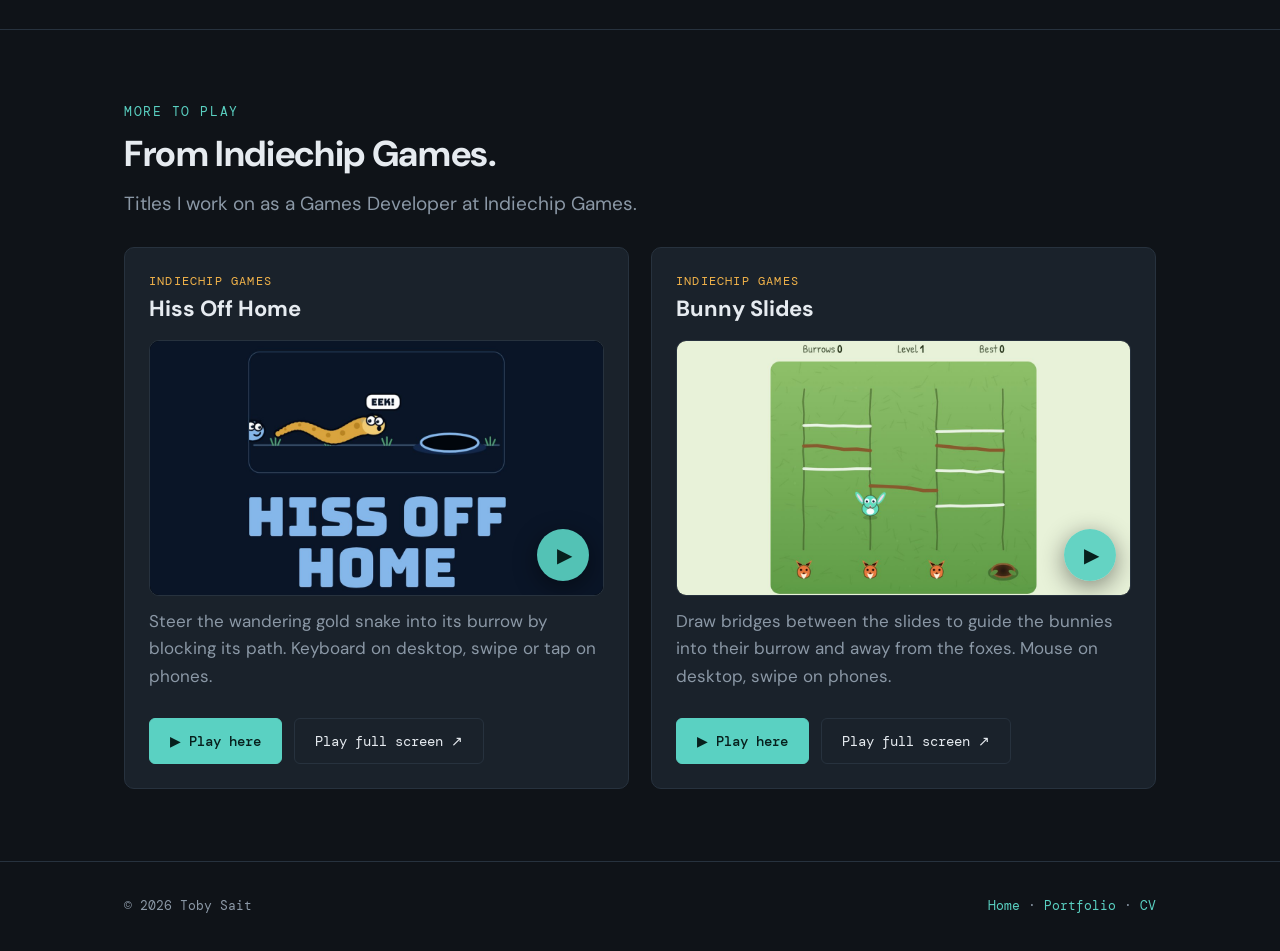
<file: demo.html>
<!doctype html>
<html lang="en">
<head>
<meta charset="utf-8">
<meta name="viewport" content="width=device-width, initial-scale=1">
<title>Play the Combat Demo — Toby Sait</title>
<meta name="description" content="Play Toby Sait's physics-based combat demo in your browser. Swing force is calculated from real classical-mechanics formulas.">
<link rel="preconnect" href="https://fonts.googleapis.com">
<link rel="preconnect" href="https://fonts.gstatic.com" crossorigin>
<link href="https://fonts.googleapis.com/css2?family=DM+Mono:wght@400;500&family=DM+Sans:wght@400;500;700&display=swap" rel="stylesheet">
<link rel="stylesheet" href="style.css">
</head>
<body>

<header class="nav"><div class="wrap">
  <a class="brand" href="index.html">toby<span>.</span>sait</a>
  <nav>
    <a href="index.html">Home</a>
    <a href="portfolio.html">Portfolio</a>
    <a class="on" href="demo.html">Play demo</a>
  </nav>
</div></header>

<main>
<section class="first">
  <div class="wrap">
    <div class="eyebrow">Playable build · Unity WebGL</div>
    <h1>Physics-Based Combat Demo</h1>
    <p class="lead">Swing force is calculated from classical-mechanics formulas, so how you move the weapon decides how hard it hits. Try a slow swing, then a fast one.</p>

    <div class="notice desktop-only">Best on desktop with a mouse and keyboard. First load can take a few seconds while the engine starts up.</div>

    <!-- DESKTOP: playable embed -->
    <div class="desktop-only">
      <div class="frame" id="playFrame">
        <div class="ph" id="playPlaceholder" style="flex-direction:column;gap:16px">
          <span id="playMsg">Playable build coming soon — watch the capture below in the meantime.</span>
          <button class="btn primary" id="playBtn" style="display:none;cursor:pointer" type="button">▶ Click to play</button>
        </div>
      </div>
      <div class="btns" id="fsRow" style="display:none"><button class="btn" id="fsBtn" type="button" style="cursor:pointer">⛶ Fullscreen</button></div>
    </div>

    <!-- MOBILE: video fallback -->
    <div class="mobile-only">
      <div class="notice">The playable build needs a desktop browser. Here's a capture instead.</div>
      <div class="frame" data-video>
        <video muted loop playsinline autoplay preload="metadata" src="Videos/Physics-Based%20Combat%20Demo.mp4"></video>
        <div class="ph">Video: Videos/Physics-Based Combat Demo.mp4</div>
      </div>
    </div>

    <h3 style="margin-top:36px">Controls</h3>
    <!-- TOBY: update these to match the real control scheme -->
    <div class="controls">
      <div class="key"><kbd>W A S D</kbd><span>Move</span></div>
      <div class="key"><kbd>Mouse</kbd><span>Swing the sword — speed and direction matter</span></div>
      <div class="key"><kbd>Esc</kbd><span>Release cursor</span></div>
    </div>
  </div>
</section>

<section>
  <div class="wrap">
    <div class="eyebrow">What you're looking at</div>
    <h2>Impact you can feel, not just see.</h2>
    <p class="lead">Instead of playing a canned hit animation, the demo reads the motion of your swing and calculates the force with real mechanics. Faster, heavier swings land harder. Two enemies, one sword, and a physics system doing the work.</p>
    <div class="btns">
      <a class="btn" href="portfolio.html#combat">Project write-up</a>
      <a class="btn" href="https://github.com/Tubz-24" target="_blank" rel="noopener">Source on GitHub ↗</a>
      <a class="btn primary" href="mailto:tobysait@outlook.com">Get in touch</a>
    </div>
  </div>
</section>

<section id="indiechip">
  <div class="wrap">
    <div class="eyebrow">More to play</div>
    <h2>From Indiechip Games.</h2>
    <p class="lead">Titles I work on as a Games Developer at Indiechip Games.</p>
    <div class="grid" style="margin-top:28px">

      <div class="card game" data-game="hiss">
        <div class="tag">Indiechip Games</div>
        <h3>Hiss Off Home</h3>
        <div class="frame" data-video style="margin-top:14px">
          <video muted loop playsinline autoplay preload="metadata" src="Videos/hiss-of-home.mp4"></video>
          <div class="ph poster" style="padding:0"><img src="games/hiss-off-home.jpg" alt="Hiss Off Home title screen: the gold snake fleeing the blue snake towards its burrow" style="width:100%;height:100%;object-fit:cover;display:block"><span class="play-badge" aria-hidden="true">▶</span></div>
        </div>
        <p style="margin-top:12px;color:var(--muted)">Steer the wandering gold snake into its burrow by blocking its path. Keyboard on desktop, swipe or tap on phones.</p>
        <!-- TOBY: tweak the line above and add what you built on it -->
        <div class="btns game-btns"></div>
      </div>

      <div class="card game" data-game="bunny">
        <div class="tag">Indiechip Games</div>
        <h3>Bunny Slides</h3>
        <div class="frame" data-video style="margin-top:14px">
          <video muted loop playsinline autoplay preload="metadata" src="Videos/bunny-slides.mp4"></video>
          <div class="ph poster" style="padding:0"><img src="games/bunny-slides.jpg" alt="Bunny Slides gameplay: a bunny crossing bridges between slides, with foxes and a burrow below" style="width:100%;height:100%;object-fit:cover;display:block"><span class="play-badge" aria-hidden="true">▶</span></div>
        </div>
        <p style="margin-top:12px;color:var(--muted)">Draw bridges between the slides to guide the bunnies into their burrow and away from the foxes. Mouse on desktop, swipe on phones.</p>
        <!-- TOBY: tweak the line above and add what you built on it -->
        <div class="btns game-btns"></div>
      </div>

    </div>
  </div>
</section>
</main>

<footer><div class="wrap">
  <span>© 2026 Toby Sait</span>
  <span><a href="index.html">Home</a> · <a href="portfolio.html">Portfolio</a> · <a href="cv/Toby_Sait_CV.pdf">CV</a></span>
</div></footer>

<script>
/* ------------------------------------------------------------------
   SET THIS once the WebGL build is hosted.
   GitHub Pages:  "demos/combat-demo/index.html"
   itch.io embed: the iframe URL itch.io gives you
   Leave empty ("") to show the "coming soon" state.
------------------------------------------------------------------- */
var DEMO_URL = "";

(function(){
  var frame=document.getElementById('playFrame');
  var msg=document.getElementById('playMsg');
  var btn=document.getElementById('playBtn');
  var ph=document.getElementById('playPlaceholder');
  var fsRow=document.getElementById('fsRow');
  var fsBtn=document.getElementById('fsBtn');
  if(DEMO_URL){
    msg.textContent='Physics-Based Combat Demo — ready.';
    btn.style.display='inline-block';
    btn.addEventListener('click',function(){
      var i=document.createElement('iframe');
      i.src=DEMO_URL; i.title='Physics-Based Combat Demo';
      i.setAttribute('allowfullscreen','');
      i.setAttribute('allow','fullscreen; autoplay');
      frame.appendChild(i); ph.style.display='none'; fsRow.style.display='flex';
    });
    fsBtn.addEventListener('click',function(){
      var el=frame.querySelector('iframe'); if(el&&el.requestFullscreen) el.requestFullscreen();
    });
  }
  /* Indiechip games. Fill in whichever applies; leave "" for none.
     embed: a WebGL page that can be shown in an iframe (desktop only)
     link:  a store / itch.io / trailer page that opens in a new tab
     linkLabel: optional text for the link button
     ratio: optional frame shape while playing, e.g. "4/5" for a portrait game */
  var GAMES = {
    hiss:  { embed: "games/hiss-off-home.html", link: "games/hiss-off-home.html", linkLabel: "Play full screen ↗", ratio: "4/5" },
    bunny: { embed: "games/bunny-slides/index.html", link: "games/bunny-slides/index.html", linkLabel: "Play full screen ↗", ratio: "1/1" }
  };
  document.querySelectorAll('.game').forEach(function(card){
    var g=GAMES[card.getAttribute('data-game')]||{};
    var row=card.querySelector('.game-btns');
    var fr=card.querySelector('.frame');
    if(g.embed){
      var b=document.createElement('button');
      b.type='button'; b.className='btn primary desktop-only'; b.style.cursor='pointer'; b.textContent='▶ Play here';
      b.addEventListener('click',function(){
        var i=document.createElement('iframe');
        i.src=g.embed; i.title=card.querySelector('h3').textContent;
        i.setAttribute('allowfullscreen',''); i.setAttribute('allow','fullscreen; autoplay');
        fr.innerHTML=''; fr.classList.remove('has-video'); fr.removeAttribute('data-video');
        if(g.ratio){ fr.style.aspectRatio=g.ratio; fr.style.maxWidth='520px'; fr.style.marginLeft='auto'; fr.style.marginRight='auto'; }
        i.addEventListener('load',function(){ try{ i.focus(); }catch(e){} });
        fr.appendChild(i);
        b.remove();
      });
      row.appendChild(b);
      var pimg=card.querySelector('.ph.poster');
      if(pimg){ pimg.style.cursor='pointer'; pimg.addEventListener('click',function(){ if(window.matchMedia('(max-width: 780px)').matches && g.link){ window.open(g.link,'_blank'); } else { b.click(); } }); }
    }
    if(g.link){
      var a=document.createElement('a');
      a.className='btn'; a.href=g.link; a.target='_blank'; a.rel='noopener'; a.textContent=g.linkLabel||'Open game page ↗';
      row.appendChild(a);
    }
    if(!g.embed && !g.link) row.style.display='none';
  });

  document.querySelectorAll('[data-video]').forEach(function(f){
    var v=f.querySelector('video');
    if(!v) return;
    v.addEventListener('loadeddata',function(){f.classList.add('has-video')});
    v.addEventListener('error',function(){f.classList.remove('has-video')});
    if(v.readyState>=2) f.classList.add('has-video');
  });
})();
</script>
</body>
</html>
</file>
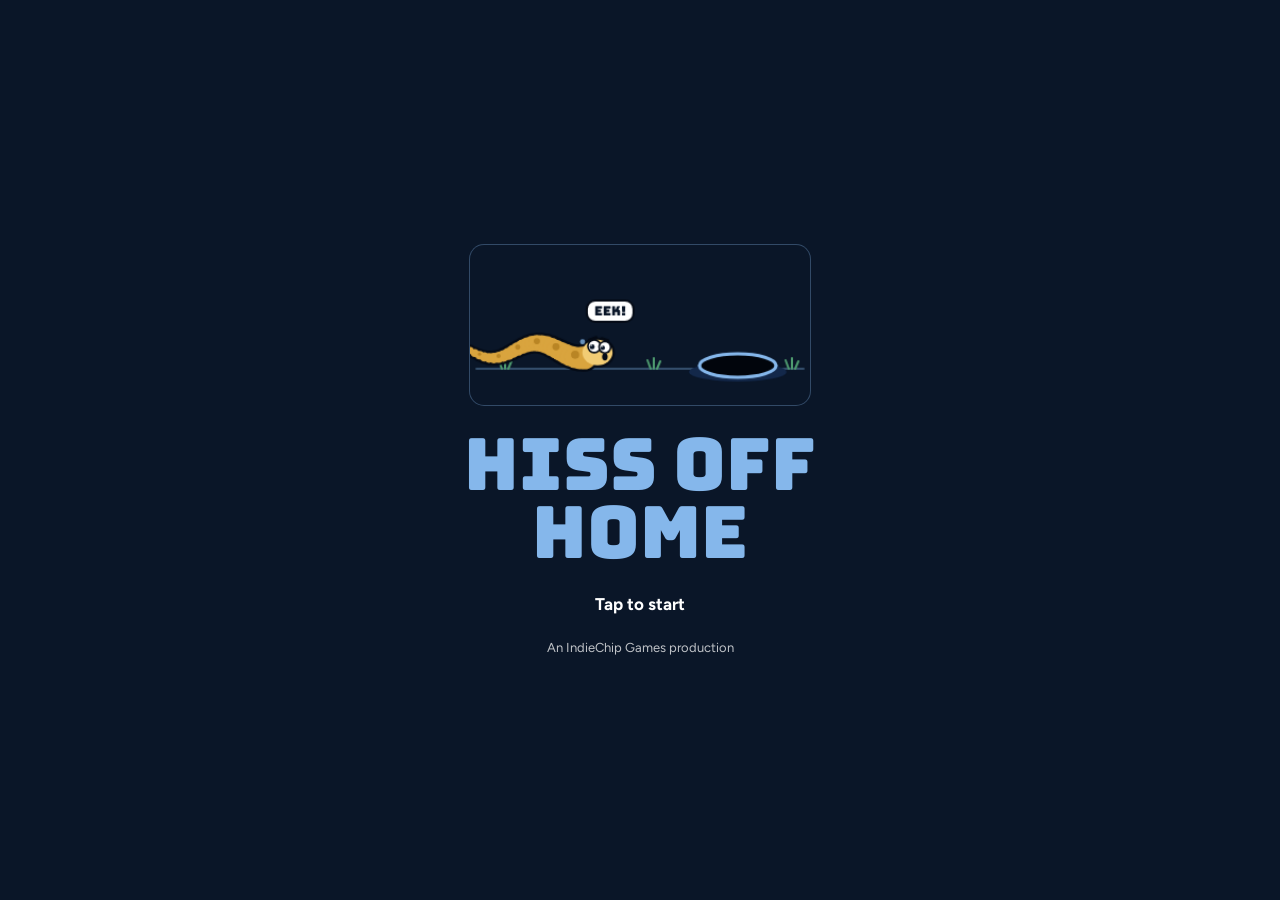
<file: games/hiss-off-home.html>
<!doctype html>
<html lang="en">
<head>
<meta charset="utf-8">
<meta name="viewport" content="width=device-width, initial-scale=1, viewport-fit=cover">
<title>Hiss Off Home</title>
<link rel="preconnect" href="https://fonts.googleapis.com">
<link rel="preconnect" href="https://fonts.gstatic.com" crossorigin>
<link href="https://fonts.googleapis.com/css2?family=Bungee&family=Figtree:wght@400;600;700&display=swap" rel="stylesheet">
<style>
:root{
  --navy:#0A1628; --blue:#4A90D9; --sky:#85B7EB; --white:#FFFFFF; --gold:#E8B64C;
  --soft:rgba(255,255,255,.74); --line:rgba(133,183,235,.32);
  color-scheme:dark;
  box-sizing:border-box;
  padding-top:env(safe-area-inset-top,0px);
  padding-bottom:env(safe-area-inset-bottom,0px);
}
@media (prefers-color-scheme: dark){ :root:not([data-theme="light"]){ --navy:#0A1628; } }
:root[data-theme="dark"]{ --navy:#0A1628; }
html{height:100%;background:#0A1628;scroll-padding-top:env(safe-area-inset-top,0px)}
*,*::before,*::after{box-sizing:inherit}
body{height:100%;margin:0;background:var(--navy);color:var(--white);
  font-family:'Figtree',system-ui,-apple-system,'Segoe UI',sans-serif;
  overflow:hidden;-webkit-user-select:none;user-select:none;-webkit-tap-highlight-color:transparent}
.app{height:100%;display:flex;flex-direction:column;align-items:center;max-width:560px;margin:0 auto;padding:8px 14px 12px}
.hud{width:100%;display:flex;justify-content:space-between;gap:8px;padding:2px 4px 10px}
.stat{display:flex;flex-direction:column}
.hud{align-items:center}
.snd{width:42px;height:42px;flex:0 0 auto;border:1px solid var(--line);border-radius:12px;background:rgba(74,144,217,.16);color:var(--white);display:flex;align-items:center;justify-content:center;cursor:pointer}
.snd svg{width:22px;height:22px}
.snd[aria-pressed="false"]{color:var(--soft);background:transparent}
.stat .k{font-size:13px;color:var(--soft)}
.stat .v{font-family:'Bungee','Figtree',sans-serif;font-size:21px;line-height:1.15}
#hLives{color:var(--gold)}
.stage{position:relative;flex:1 1 auto;min-height:0;width:100%;display:flex;align-items:center;justify-content:center}
canvas{display:block;border-radius:14px;box-shadow:0 0 0 1px var(--line);touch-action:none}
.overlay{position:absolute;inset:0;display:flex;align-items:center;justify-content:center;padding:16px}
.overlay[hidden]{display:none}
.card{background:rgba(10,22,40,.94);border:1px solid var(--line);border-radius:20px;padding:24px 20px 22px;max-width:340px;width:100%;max-height:100%;overflow:auto;text-align:center}
input{-webkit-user-select:text;user-select:text}
.link{display:block;margin:12px auto 0;background:none;border:0;color:var(--sky);font:600 15px 'Figtree',system-ui,sans-serif;text-decoration:underline;text-underline-offset:3px;cursor:pointer;padding:6px}
.board{list-style:none;margin:0 0 12px;padding:0;text-align:left}
.board li{display:grid;grid-template-columns:26px 1fr auto 64px;gap:8px;align-items:baseline;padding:7px 8px;border-radius:8px}
.board li:nth-child(odd){background:rgba(255,255,255,.04)}
.board .r,.board .l{color:var(--soft);font-size:13px}
.board .n{font-family:'Bungee','Figtree',sans-serif;font-size:16px;letter-spacing:1px}
.board .s{font-family:'Bungee','Figtree',sans-serif;text-align:right}
.board li.me{background:rgba(232,182,76,.2);color:var(--gold)}
.board li.me .r,.board li.me .l{color:var(--gold)}
.ini{display:block;font-size:13px;color:var(--soft);margin:0 0 16px}
.ini input{display:block;margin:8px auto 0;width:140px;text-align:center;font-family:'Bungee','Figtree',sans-serif;font-size:30px;letter-spacing:6px;text-transform:uppercase;background:rgba(255,255,255,.06);color:var(--white);border:1px solid var(--line);border-radius:12px;padding:8px}
.ini input:focus{outline:3px solid var(--sky);outline-offset:2px}
.splash{position:fixed;inset:0;z-index:10;background:var(--navy);display:flex;flex-direction:column;align-items:center;justify-content:center;gap:26px;padding:24px;padding-top:calc(24px + env(safe-area-inset-top,0px));padding-bottom:calc(24px + env(safe-area-inset-bottom,0px));cursor:pointer;transition:opacity .45s ease}
.splash.gone{opacity:0;pointer-events:none}
#splashArt{width:min(340px,88vw);height:auto;aspect-ratio:320/150;display:block}
.splash[hidden]{display:none}
.splash h1{font-family:'Bungee','Figtree',sans-serif;font-weight:400;font-size:clamp(44px,13vw,72px);line-height:.95;margin:0;color:var(--sky);text-align:center}
.track{position:relative;width:250px;height:44px}
.clip{position:absolute;left:0;top:8px;height:28px;width:212px;overflow:hidden}
.worm{position:absolute;top:0;left:0;display:flex;gap:3px;animation:slide 2.8s cubic-bezier(.45,0,.6,1) infinite}
.worm i{display:block;width:26px;height:26px;border-radius:8px;background:#D9A43E}
.worm i:last-child{background:#F2CC74}
.hole{position:absolute;left:180px;top:2px;width:64px;height:40px;border-radius:50%;background:radial-gradient(ellipse at center,#01050C 55%,#0d2440 100%);border:3px solid var(--sky);box-shadow:0 0 22px rgba(74,144,217,.55)}
@keyframes slide{0%{transform:translateX(-185px)}72%,100%{transform:translateX(222px)}}
.tap{font-weight:700;font-size:17px;animation:blink 1.4s ease-in-out infinite}
@keyframes blink{50%{opacity:.35}}
.credit{font-size:13px;color:var(--soft)}
@media (prefers-reduced-motion: reduce){.worm{animation:none;transform:translateX(30px)}.tap{animation:none}}
.card h1{font-family:'Bungee','Figtree',sans-serif;font-weight:400;font-size:36px;line-height:1;margin:0 0 14px;color:var(--sky)}
.card h2{font-family:'Bungee','Figtree',sans-serif;font-weight:400;font-size:26px;line-height:1.1;margin:0 0 12px;color:var(--gold)}
.card p{margin:0 0 14px;line-height:1.45;color:var(--soft);font-size:15px}
.card p.small{font-size:13px}
.modeLabel{font-size:13px;color:var(--soft);margin:4px 0 6px}
.mode{display:flex;gap:4px;background:rgba(255,255,255,.06);border-radius:12px;padding:4px;margin:0 0 18px}
.mode button{flex:1;border:0;border-radius:9px;padding:9px 6px;background:transparent;color:var(--white);font:600 14px 'Figtree',system-ui,sans-serif;cursor:pointer}
.mode button[aria-pressed="true"]{background:var(--blue)}
.go{font-family:'Bungee','Figtree',sans-serif;font-size:18px;background:var(--gold);color:var(--navy);border:0;border-radius:12px;padding:13px 28px;cursor:pointer}
button:focus-visible{outline:3px solid var(--sky);outline-offset:2px}
.pad{display:grid;grid-template-columns:repeat(3,64px);grid-template-rows:repeat(2,54px);gap:8px;padding-top:12px;touch-action:none}
.pad button{border:1px solid var(--line);border-radius:14px;background:rgba(74,144,217,.16);color:var(--white);display:flex;align-items:center;justify-content:center;cursor:pointer;touch-action:none}
.pad button:active,.pad button.on{background:var(--blue)}
.pad svg{width:24px;height:24px}
.pad .up{grid-column:2;grid-row:1}.pad .left{grid-column:1;grid-row:2}.pad .down{grid-column:2;grid-row:2}.pad .right{grid-column:3;grid-row:2}
</style>
</head>
<body>
<div class="splash" id="splash" role="button" tabindex="0" aria-label="Tap to start">
  <canvas id="splashArt" width="320" height="150" aria-hidden="true"></canvas>
  <h1>Hiss Off<br>Home</h1>
  <div class="tap">Tap to start</div>
  <div class="credit">An IndieChip Games production</div>
</div>
<div class="app">
  <div class="hud" aria-live="polite">
    <div class="stat"><span class="k">Level</span><span class="v" id="hLevel">1</span></div>
    <div class="stat"><span class="k">Your length</span><span class="v" id="hLen">7</span></div>
    <div class="stat"><span class="k">Lives</span><span class="v" id="hLives">3</span></div>
    <div class="stat"><span class="k">Score</span><span class="v" id="hScore">0</span></div>
    <button class="snd" id="snd" type="button" aria-pressed="true" aria-label="Sound on"></button>
  </div>
  <div class="stage" id="stage">
    <canvas id="board" role="img" aria-label="Game board"></canvas>
    <div class="overlay" id="overlay"><div class="card" id="card"></div></div>
  </div>
  <div class="pad" id="pad">
    <button class="up" data-d="up" aria-label="Up"><svg viewBox="0 0 24 24" fill="none" stroke="currentColor" stroke-width="2.6" stroke-linecap="round" stroke-linejoin="round"><path d="M6 15l6-6 6 6"/></svg></button>
    <button class="left" data-d="left" aria-label="Left"><svg viewBox="0 0 24 24" fill="none" stroke="currentColor" stroke-width="2.6" stroke-linecap="round" stroke-linejoin="round"><path d="M15 6l-6 6 6 6"/></svg></button>
    <button class="down" data-d="down" aria-label="Down"><svg viewBox="0 0 24 24" fill="none" stroke="currentColor" stroke-width="2.6" stroke-linecap="round" stroke-linejoin="round"><path d="M6 9l6 6 6-6"/></svg></button>
    <button class="right" data-d="right" aria-label="Right"><svg viewBox="0 0 24 24" fill="none" stroke="currentColor" stroke-width="2.6" stroke-linecap="round" stroke-linejoin="round"><path d="M9 6l6 6-6 6"/></svg></button>
  </div>
</div>
<script>
(function(){
const COLS=15, ROWS=19;
const D={up:{x:0,y:-1},down:{x:0,y:1},left:{x:-1,y:0},right:{x:1,y:0}};
const OPP={up:'down',down:'up',left:'right',right:'left'};
const DIRS=['up','down','left','right'];
const $=id=>document.getElementById(id);
const cv=$('board'), ctx=cv.getContext('2d'), stage=$('stage'), overlay=$('overlay'), card=$('card');
const reduceMotion=window.matchMedia&&window.matchMedia('(prefers-reduced-motion: reduce)').matches;
let cell=20, G=null, mode='step', best=0, overlayAction=null;
try{best=+localStorage.getItem('snakehome.best')||0;const m=localStorage.getItem('snakehome.mode');if(m==='classic'||m==='step')mode=m;}catch(e){}

/* 8-bit sound, generated live with Web Audio (no sound files) */
let AC=null, muted=false, stepAlt=false, compAlt=false;
try{muted=localStorage.getItem('snakehome.muted')==='1';}catch(e){}
function audio(){
  if(!AC){try{AC=new (window.AudioContext||window.webkitAudioContext)();}catch(e){return null;}}
  if(AC.state==='suspended')AC.resume();
  return AC;
}
function tone(freq,dur,type,vol,when,slideTo){
  if(muted)return; const a=audio(); if(!a)return;
  const t=a.currentTime+(when||0), o=a.createOscillator(), g=a.createGain();
  o.type=type||'square'; o.frequency.setValueAtTime(freq,t);
  if(slideTo)o.frequency.exponentialRampToValueAtTime(slideTo,t+dur);
  g.gain.setValueAtTime(vol||0.06,t); g.gain.exponentialRampToValueAtTime(0.0001,t+dur);
  o.connect(g); g.connect(a.destination); o.start(t); o.stop(t+dur+0.03);
}
const SFX={
  step(){tone(stepAlt?660:587,0.05,'square',0.06);stepAlt=!stepAlt;},
  comp(){tone(compAlt?196:233,0.045,'triangle',0.07);compAlt=!compAlt;},
  bump(){tone(140,0.06,'square',0.05);},
  inHole(){tone(784,0.08,'square',0.06);tone(1047,0.12,'square',0.06,0.08);},
  slurp(n){tone(260+n*45,0.05,'square',0.05,0,180+n*30);},
  home(){[523,659,784,1047].forEach((f,i)=>tone(f,0.11,'square',0.07,i*0.085));tone(1568,0.3,'square',0.05,0.36);tone(784,0.3,'triangle',0.06,0.36);},
  crash(){tone(330,0.4,'sawtooth',0.08,0,60);tone(80,0.3,'square',0.06,0.05);}
};
const ICON_ON='<svg viewBox="0 0 24 24" fill="none" stroke="currentColor" stroke-width="2.2" stroke-linecap="round" stroke-linejoin="round"><path d="M4 9v6h4l5 4V5L8 9H4z"/><path d="M16.5 8.5a5 5 0 0 1 0 7M19 6a8.5 8.5 0 0 1 0 12"/></svg>';
const ICON_OFF='<svg viewBox="0 0 24 24" fill="none" stroke="currentColor" stroke-width="2.2" stroke-linecap="round" stroke-linejoin="round"><path d="M4 9v6h4l5 4V5L8 9H4z"/><path d="M17 9l5 6M22 9l-5 6"/></svg>';
function paintSound(){const b=document.getElementById('snd');b.innerHTML=muted?ICON_OFF:ICON_ON;b.setAttribute('aria-pressed',String(!muted));b.setAttribute('aria-label',muted?'Sound off':'Sound on');}
function toggleSound(){muted=!muted;try{localStorage.setItem('snakehome.muted',muted?'1':'0');}catch(e){}paintSound();if(!muted){audio();SFX.step();}}

const k=(x,y)=>y*COLS+x;
const inB=(x,y)=>x>=0&&y>=0&&x<COLS&&y<ROWS;
const rnd=n=>Math.floor(Math.random()*n);
function bodySet(body,skipTail){const s=new Set();const n=skipTail?body.length-1:body.length;for(let i=0;i<n;i++)s.add(k(body[i].x,body[i].y));return s;}
function cheb(a,b){return Math.max(Math.abs(a.x-b.x),Math.abs(a.y-b.y));}

/* Levels come in rounds of 6: your snake shrinks 7 -> 2, then resets and
   another computer snake joins (up to 3). */
const COMP_COLOURS=[['#D9A43E','#F2CC74','gold'],['#D8705A','#F09A84','red'],['#9A7BD6','#C3AAF0','purple']];
const SPAWNS=[
  [{row:3,dir:'right'}],
  [{row:3,dir:'right'},{row:8,dir:'left'}],
  [{row:2,dir:'right'},{row:7,dir:'left'},{row:12,dir:'right'}]
];
function levelParams(n){
  const round=Math.floor((n-1)/6), step=(n-1)%6;
  return{
    round,step,
    comps:Math.min(SPAWNS.length,1+round),
    compLen:7,
    playerLen:7-step,
    tick:Math.max(110,400-step*25-round*30),
    trees:Math.min(22,step*2+round*2),
    enterP:Math.max(0.35,1-step*0.09-round*0.05)   // chance a snake goes in when it could
  };
}

function newGame(){G={level:1,lives:3,score:0};startLevel();}

function startLevel(){
  const p=levelParams(G.level); G.p=p;
  G.comps=SPAWNS[p.comps-1].map((sp,i)=>{
    const body=[];
    for(let j=0;j<p.compLen;j++)body.push(sp.dir==='right'?{x:9-j,y:sp.row}:{x:5+j,y:sp.row});
    return{body,dir:sp.dir,stuck:0,homing:false,gone:false,col:COMP_COLOURS[i]};
  });
  G.player={body:[],dir:'left',queue:[]};
  for(let i=0;i<p.playerLen;i++)G.player.body.push({x:5+i,y:ROWS-4});
  G.hole=null;
  for(let t=0;t<400&&!G.hole;t++){
    const hole=pickHole(); if(!hole)continue;
    const trees=pickTrees(p.trees,hole);
    if(G.comps.every(c=>reachable(c.body[0],hole,trees))){G.hole=hole;G.trees=trees;}
  }
  if(!G.hole){G.hole={x:13,y:10};G.trees=new Set();}
  G.state='ready';G.acc=0;G.homeAcc=0;G.levelStart=0;G.crashWhat='';
  hud();hideOverlay();
}
function allSnakeCells(){return G.comps.flatMap(c=>c.body).concat(G.player.body);}
function pickHole(){
  const cells=allSnakeCells(), crowded=G.comps.length>2;
  for(let t=0;t<300;t++){
    const h={x:1+rnd(COLS-2),y:1+rnd(ROWS-2)};
    if(cells.some(c=>cheb(c,h)<(crowded?2:3)))continue;
    if(G.comps.some(c=>{const ch=c.body[0];return Math.abs(ch.x-h.x)+Math.abs(ch.y-h.y)<(crowded?5:7);}))continue;
    return h;
  }
  return null;
}
function pickTrees(n,hole){
  const s=new Set(), cells=allSnakeCells();
  for(let t=0;t<n*60&&s.size<n;t++){
    const c={x:rnd(COLS),y:rnd(ROWS)};
    if(cheb(c,hole)<=1)continue;
    if(cells.some(q=>cheb(q,c)<=1))continue;
    s.add(k(c.x,c.y));
  }
  return s;
}
function reachable(from,to,trees){
  const seen=new Set([k(from.x,from.y)]), q=[from];
  while(q.length){const c=q.shift();if(c.x===to.x&&c.y===to.y)return true;
    for(const d of DIRS){const nx=c.x+D[d].x,ny=c.y+D[d].y,kk=k(nx,ny);
      if(inB(nx,ny)&&!trees.has(kk)&&!seen.has(kk)){seen.add(kk);q.push({x:nx,y:ny});}}}
  return false;
}

function movePlayer(){
  const pl=G.player;
  if(pl.queue.length){const d=pl.queue.shift();if(d!==OPP[pl.dir])pl.dir=d;}
  const h=pl.body[0],nx=h.x+D[pl.dir].x,ny=h.y+D[pl.dir].y,kk=k(nx,ny);
  let what='';
  if(!inB(nx,ny))what='the wall';
  else if(G.trees.has(kk))what='a tree';
  else if(bodySet(pl.body,true).has(kk))what='yourself';
  else{const hit=G.comps.find(c=>bodySet(c.body,false).has(kk));if(hit)what=`the ${hit.col[2]} snake`;}
  if(what){crash(what);return false;}
  pl.body.unshift({x:nx,y:ny});pl.body.pop();SFX.step();
  return true;
}

function moveComputer(c){
  const h=c.body[0];
  const own=bodySet(c.body,true),blk=bodySet(G.player.body,false);
  for(const o of G.comps)if(o!==c)for(const s of o.body)blk.add(k(s.x,s.y));   // snakes can't touch each other either
  const legal=(x,y)=>inB(x,y)&&!G.trees.has(k(x,y))&&!own.has(k(x,y))&&!blk.has(k(x,y));
  const opts=[];
  for(const d of DIRS){
    if(d===OPP[c.dir])continue;
    const nx=h.x+D[d].x,ny=h.y+D[d].y;
    if(!legal(nx,ny))continue;
    let free=0;
    for(const e of DIRS){if(e===OPP[d])continue;if(legal(nx+D[e].x,ny+D[e].y))free++;}
    opts.push({d,nx,ny,free,isHole:nx===G.hole.x&&ny===G.hole.y});
  }
  if(!opts.length){
    // boxed in: after a short wait it turns round (tail becomes head)
    if(++c.stuck>=3){c.body.reverse();const a=c.body[0],b=c.body[1];
      c.dir=DIRS.find(d=>a.x-b.x===D[d].x&&a.y-b.y===D[d].y)||OPP[c.dir];c.stuck=0;}
    return;
  }
  c.stuck=0;
  let choice;
  const holeOpt=opts.find(o=>o.isHole);
  if(holeOpt&&(opts.length===1||Math.random()<G.p.enterP))choice=holeOpt;
  else{
    const pool=opts.filter(o=>!o.isHole);
    const w=pool.map(o=>(o.d===c.dir?4:1)*(o.free===0?0.05:1));
    let r=Math.random()*w.reduce((a,b)=>a+b,0);
    choice=pool[pool.length-1];
    for(let i=0;i<pool.length;i++){r-=w[i];if(r<=0){choice=pool[i];break;}}
  }
  c.dir=choice.d;c.body.unshift({x:choice.nx,y:choice.ny});c.body.pop();
  if(choice.isHole){c.homing=true;SFX.inHole();}
}

function finishLevel(){
  const secs=(performance.now()-G.levelStart)/1000,n=G.comps.length;
  G.gain=100*G.level*n+Math.max(0,Math.round(300*n-secs*8));
  G.score+=G.gain;G.state='done';hud();SFX.home();levelDone();
}
function crash(what){
  G.lives--;G.state='crash';G.crashWhat=what;hud();SFX.crash();
  setTimeout(()=>{
    if(G.lives>0){
      showOverlay(`<h2>Crashed</h2><p>You hit ${what}. ${G.lives} ${G.lives===1?'life':'lives'} left.</p><button class="go" id="ob">Try again</button>`,()=>startLevel());
    }else gameOver();
  },700);
}
function levelDone(){
  const n=levelParams(G.level+1),next=G.level+1,words=['','one','two','three'];
  let msg;
  if(n.step===0&&n.comps>G.comps.length)
    msg=`Level ${next}: your snake is back to full length, but now there are ${words[n.comps]} snakes to get home. They can\u2019t touch each other either, so use that to your advantage.`;
  else if(n.step===0)
    msg=`Level ${next}: your snake is back to full length, with fresh trees and a faster pace.`;
  else
    msg=`Level ${next}: your snake drops to ${n.playerLen}, there are ${n.trees} trees, and everything moves a little faster.`;
  showOverlay(`<h2>${G.comps.length>1?'All home':'Home safe'}</h2><p>+${G.gain} points</p><p class="small">${msg}</p><button class="go" id="ob">Next level</button>`,()=>{G.level++;startLevel();});
}

function input(d){
  if(!G)return;
  if(G.state==='ready'){G.state='play';G.levelStart=performance.now();G.acc=0;}
  if(G.state!=='play')return;
  const pl=G.player;
  if(mode==='classic'){
    const last=pl.queue.length?pl.queue[pl.queue.length-1]:pl.dir;
    if(d===last||d===OPP[last])return;
    if(pl.queue.length<2)pl.queue.push(d);
  }else{
    if(d===OPP[pl.dir])return;
    pl.queue=[d];movePlayer();
  }
}

function hud(){
  $('hLevel').textContent=G?G.level:1;
  $('hLen').textContent=G?G.player.body.length:7;
  $('hLives').textContent=G?G.lives:3;
  $('hScore').textContent=G?G.score:0;
}
function showOverlay(html,action,extra){card.innerHTML=html;overlay.hidden=false;overlayAction=action;card.scrollTop=0;
  const b=$('ob');if(b){b.addEventListener('click',()=>{audio();const a=overlayAction;overlayAction=null;a&&a();});if(!splashOn)b.focus({preventScroll:true});}
  if(extra)for(const id in extra){const e=$(id);if(e)e.addEventListener('click',()=>{audio();extra[id]();});}}

/* leaderboard: top 10 kept on this device */
const clean=v=>String(v||'').toUpperCase().replace(/[^A-Z0-9]/g,'').slice(0,3);
function loadBoard(){try{const b=JSON.parse(localStorage.getItem('snakehome.board')||'[]');return Array.isArray(b)?b:[];}catch(e){return[];}}
function saveBoard(b){try{localStorage.setItem('snakehome.board',JSON.stringify(b));}catch(e){}}
function bestNow(){const t=loadBoard()[0];return Math.max(best,t?(+t.score||0):0);}
function qualifies(score){if(score<=0)return false;const b=loadBoard();return b.length<10||score>(+b[b.length-1].score||0);}
function addScore(name,score,level){const b=loadBoard(),t=Date.now();b.push({name,score,level,t});
  b.sort((x,y)=>(y.score-x.score)||(x.t-y.t));saveBoard(b.slice(0,10));return t;}
function boardHtml(hl){const b=loadBoard();
  if(!b.length)return '<p>No scores yet. Get the gold snake home to get on the board.</p>';
  return '<ol class="board">'+b.map((e,i)=>`<li class="${e.t===hl?'me':''}"><span class="r">${i+1}</span><span class="n">${clean(e.name)||'???'}</span><span class="l">Level ${(+e.level)|0}</span><span class="s">${(+e.score)|0}</span></li>`).join('')+'</ol>';}
function showBoard(hl){showOverlay(`<h2>Leaderboard</h2>${boardHtml(hl)}<p class="small">Top 10 scores on this device.</p><button class="go" id="ob">Back to start</button>`,showStart);}
function lastInitials(){try{return clean(localStorage.getItem('snakehome.initials'));}catch(e){return'';}}
function gameOver(){
  const score=G.score,level=G.level;
  if(qualifies(score)){
    const top=loadBoard()[0],isTop=!top||score>(+top.score||0);
    showOverlay(`<h2>${isTop?'New high score':'Game over'}</h2><p>Level ${level}, ${score} points. You\u2019ve made the leaderboard.</p>
      <label class="ini">Your initials<input id="initials" maxlength="3" autocomplete="off" autocapitalize="characters" spellcheck="false" enterkeyhint="done" value="${lastInitials()}"></label>
      <button class="go" id="ob">Save score</button>`,()=>{
        const v=clean($('initials').value)||'YOU';
        try{localStorage.setItem('snakehome.initials',v);}catch(e){}
        showBoard(addScore(v,score,level));
      });
    const inp=$('initials');
    if(inp){inp.addEventListener('input',()=>{inp.value=clean(inp.value);});setTimeout(()=>{inp.focus();inp.select();},60);}
  }else{
    showOverlay(`<h2>Game over</h2><p>Level ${level}, ${score} points.</p><button class="go" id="ob">Back to start</button><button class="link" id="lb">Leaderboard</button>`,showStart,{lb:()=>showBoard()});
  }
}

/* splash screen */
const splash=$('splash');let splashOn=true;
function closeSplash(){if(!splashOn)return;splashOn=false;audio();SFX.home();splash.classList.add('gone');
  setTimeout(()=>{splash.hidden=true;const b=$('ob');if(b)b.focus({preventScroll:true});},450);}
splash.addEventListener('pointerdown',e=>{e.preventDefault();closeSplash();});
function hideOverlay(){overlay.hidden=true;overlayAction=null;}
function showStart(){
  G=null;hud();
  showOverlay(`<h1>Hiss Off Home</h1>
  <p>The gold snake wanders wherever it likes. You\u2019re the blue one. Get in its way so it has to turn, and steer it into its burrow.</p>
  <p class="small">It can\u2019t touch you, but you can\u2019t touch it either. Each level your snake gets shorter, trees appear and the pace picks up.</p>
  <div class="modeLabel">How your snake moves</div>
  <div class="mode" role="group" aria-label="How your snake moves">
    <button type="button" data-m="step" aria-pressed="${mode==='step'}">One step per tap</button>
    <button type="button" data-m="classic" aria-pressed="${mode==='classic'}">Always moving</button>
  </div>
  ${bestNow()>0?`<p class="small">Best score: ${bestNow()}</p>`:''}
  <button class="go" id="ob">Play</button>
  <button class="link" id="lb">Leaderboard</button>`,newGame,{lb:()=>showBoard()});
  card.querySelectorAll('.mode button').forEach(b=>b.addEventListener('click',()=>{
    mode=b.dataset.m;try{localStorage.setItem('snakehome.mode',mode);}catch(e){}
    card.querySelectorAll('.mode button').forEach(x=>x.setAttribute('aria-pressed',String(x===b)));
  }));
}

/* drawing */
function rr(x,y,w,h,r){ctx.beginPath();ctx.moveTo(x+r,y);ctx.arcTo(x+w,y,x+w,y+h,r);ctx.arcTo(x+w,y+h,x,y+h,r);ctx.arcTo(x,y+h,x,y,r);ctx.arcTo(x,y,x+w,y,r);ctx.closePath();}
function drawSnake(body,bodyCol,headCol,dir,hideFirst){
  const n=body.length;
  for(let i=n-1;i>=0;i--){
    if(hideFirst&&i===0)continue;
    const s=body[i],taper=i===0?0:(i/Math.max(1,n))*cell*0.12,pad=cell*0.06+taper;
    rr(s.x*cell+pad,s.y*cell+pad,cell-pad*2,cell-pad*2,cell*0.3);
    ctx.fillStyle=i===0?headCol:bodyCol;ctx.fill();
  }
  if(hideFirst||!n)return;
  const h=body[0],cx=(h.x+.5)*cell,cy=(h.y+.5)*cell,v=D[dir],px=-v.y,py=v.x;
  ctx.fillStyle='#0A1628';
  for(const s of[-1,1]){ctx.beginPath();ctx.arc(cx+v.x*cell*.16+px*s*cell*.18,cy+v.y*cell*.16+py*s*cell*.18,Math.max(1.5,cell*.08),0,Math.PI*2);ctx.fill();}
}
function draw(t){
  const W=COLS*cell,H=ROWS*cell;
  ctx.fillStyle='#0A1628';ctx.fillRect(0,0,W,H);
  ctx.fillStyle='rgba(133,183,235,0.12)';
  for(let y=0;y<ROWS;y++)for(let x=0;x<COLS;x++)ctx.fillRect((x+.5)*cell-1,(y+.5)*cell-1,2,2);
  if(!G)return;
  const hx=(G.hole.x+.5)*cell,hy=(G.hole.y+.5)*cell,pulse=reduceMotion?.5:.5+.5*Math.sin(t/320);
  ctx.beginPath();ctx.arc(hx,hy,cell*.7,0,Math.PI*2);ctx.fillStyle=`rgba(74,144,217,${.1+.14*pulse})`;ctx.fill();
  ctx.beginPath();ctx.arc(hx,hy,cell*.4,0,Math.PI*2);ctx.fillStyle='#01050C';ctx.fill();
  ctx.lineWidth=Math.max(1.5,cell*.08);ctx.strokeStyle='#85B7EB';ctx.stroke();
  G.trees.forEach(kk=>{const x=kk%COLS,y=(kk-x)/COLS,cx=(x+.5)*cell,cy=(y+.5)*cell;
    ctx.beginPath();ctx.arc(cx,cy,cell*.42,0,Math.PI*2);ctx.fillStyle='#2E6A4B';ctx.fill();
    ctx.beginPath();ctx.arc(cx-cell*.08,cy-cell*.08,cell*.22,0,Math.PI*2);ctx.fillStyle='#4F9C70';ctx.fill();});
  G.comps.forEach(c=>{if(!c.gone)drawSnake(c.body,c.col[0],c.col[1],c.dir,c.homing);});
  drawSnake(G.player.body,'#4A90D9','#85B7EB',G.player.dir,false);
  if(G.state==='crash'){const h=G.player.body[0];ctx.lineWidth=3;ctx.strokeStyle='#FF6B6B';
    ctx.beginPath();ctx.arc((h.x+.5)*cell,(h.y+.5)*cell,cell*.6,0,Math.PI*2);ctx.stroke();}
  if(G.state==='ready'){
    const n=G.comps.length,words=['','one','two','three'];
    ctx.fillStyle='rgba(10,22,40,.85)';ctx.fillRect(0,H/2-cell*1.6,W,cell*3.2);
    ctx.fillStyle='#FFFFFF';ctx.textAlign='center';ctx.textBaseline='middle';
    const line=n>1?`Level ${G.level}: ${words[n]} snakes to get home`:`Level ${G.level}`;
    let fs=Math.max(15,Math.round(cell*.78));
    ctx.font=`700 ${fs}px Figtree, system-ui, sans-serif`;
    while(fs>11&&ctx.measureText(line).width>W*.9){fs--;ctx.font=`700 ${fs}px Figtree, system-ui, sans-serif`;}
    ctx.fillText(line,W/2,H/2-cell*.55);
    ctx.font=`600 ${Math.max(13,Math.round(cell*.6))}px Figtree, system-ui, sans-serif`;
    ctx.fillText('Swipe or tap an arrow to start',W/2,H/2+cell*.6);
  }
}

let last=0;
function loop(t){
  requestAnimationFrame(loop);
  const dt=Math.min(100,t-(last||t));last=t;
  if(G&&(G.state==='play'||G.state==='homing')){
    if(G.state==='play'){
      G.acc+=dt;
      while(G.acc>=G.p.tick&&G.state==='play'){
        G.acc-=G.p.tick;
        if(mode==='classic'&&!movePlayer())break;
        const active=G.comps.filter(c=>!c.homing&&!c.gone);
        active.forEach(moveComputer);
        if(G.comps.some(c=>!c.homing&&!c.gone))SFX.comp();
        else G.state='homing';          // last snake is on its way in
      }
    }
    // snakes that reached the hole slide in while play carries on
    G.homeAcc+=dt;
    while(G.homeAcc>=60){G.homeAcc-=60;
      for(const c of G.comps)if(c.homing){
        if(c.body.length>1){c.body.pop();SFX.slurp(c.body.length);}
        else{c.body=[];c.homing=false;c.gone=true;}
      }
    }
    if(G.state==='homing'&&G.comps.every(c=>c.gone))finishLevel();
  }
  draw(t);
}

function resize(){
  const w=stage.clientWidth,h=stage.clientHeight;
  cell=Math.max(10,Math.floor(Math.min(w/COLS,h/ROWS)));
  const dpr=window.devicePixelRatio||1;
  cv.style.width=cell*COLS+'px';cv.style.height=cell*ROWS+'px';
  cv.width=Math.round(cell*COLS*dpr);cv.height=Math.round(cell*ROWS*dpr);
  ctx.setTransform(dpr,0,0,dpr,0,0);
}
window.addEventListener('resize',resize);

const KEYS={ArrowUp:'up',ArrowDown:'down',ArrowLeft:'left',ArrowRight:'right',w:'up',s:'down',a:'left',d:'right',W:'up',S:'down',A:'left',D:'right'};
window.addEventListener('keydown',e=>{
  if(splashOn){e.preventDefault();closeSplash();return;}
  if(e.target&&e.target.tagName==='INPUT'){
    if(e.key==='Enter'&&overlayAction){e.preventDefault();const a=overlayAction;overlayAction=null;a();}
    return;
  }
  if(e.key==='m'||e.key==='M'){toggleSound();return;}
  if(KEYS[e.key]){e.preventDefault();if(overlay.hidden)input(KEYS[e.key]);return;}
  if((e.key==='Enter'||e.key===' ')&&!overlay.hidden&&overlayAction&&document.activeElement&&document.activeElement.id!=='ob'&&!document.activeElement.dataset.m){
    e.preventDefault();const a=overlayAction;overlayAction=null;a();}
});
let sx=0,sy=0,swiping=false;
cv.addEventListener('pointerdown',e=>{sx=e.clientX;sy=e.clientY;swiping=true;});
cv.addEventListener('pointerup',e=>{if(!swiping)return;swiping=false;
  const dx=e.clientX-sx,dy=e.clientY-sy;if(Math.max(Math.abs(dx),Math.abs(dy))<18)return;
  input(Math.abs(dx)>Math.abs(dy)?(dx>0?'right':'left'):(dy>0?'down':'up'));});
$('pad').querySelectorAll('button').forEach(b=>{
  b.addEventListener('pointerdown',e=>{e.preventDefault();b.classList.add('on');if(overlay.hidden)input(b.dataset.d);});
  ['pointerup','pointerleave','pointercancel'].forEach(ev=>b.addEventListener(ev,()=>b.classList.remove('on')));
});


/* splash cartoon: the blue snake chases a worried gold snake into its burrow */
(function(){
  const c=document.getElementById('splashArt'); if(!c)return;
  const x=c.getContext('2d'), W=320, H=150, dpr=Math.max(1,window.devicePixelRatio||1);
  c.width=W*dpr; c.height=H*dpr; x.setTransform(dpr,0,0,dpr,0,0);
  const GY=110, HX=252, LG=118, LB=92, RUN=3.1, T=4.5, TAU=Math.PI*2;
  const dip=px=>{const d=px-(HX-30);return d>0?d*d*0.028:0;};
  const pathY=px=>GY-11+Math.sin(px*0.075)*7+dip(px);
  const OUT='#050b16';

  function eye(ex,ey,look,r){
    x.fillStyle=OUT;x.beginPath();x.arc(ex,ey,r+1.6,0,TAU);x.fill();
    x.fillStyle='#fff';x.beginPath();x.arc(ex,ey,r,0,TAU);x.fill();
    x.fillStyle='#0A1628';x.beginPath();x.arc(ex+look,ey+0.6,r*0.45,0,TAU);x.fill();
    x.fillStyle='#fff';x.beginPath();x.arc(ex+look-0.8,ey-0.8,r*0.15,0,TAU);x.fill();
  }
  function line(a,b,c2,d,w){x.strokeStyle=OUT;x.lineWidth=w||2.2;x.lineCap='round';x.beginPath();x.moveTo(a,b);x.lineTo(c2,d);x.stroke();}

  function scaredFace(hx,hy,t){
    eye(hx-1,hy-6,-2,5.2); eye(hx+9,hy-5,-2,4.6);
    line(hx-6,hy-12,hx+1,hy-14.5); line(hx+6,hy-13.5,hx+12,hy-11.5);        // worried brows
    x.fillStyle=OUT;x.beginPath();x.ellipse(hx+9,hy+4,2.6,3.4,0,0,TAU);x.fill();   // "o" mouth
    const drop=(t*2)%1;                                                      // sweat drop
    x.save();x.globalAlpha*=1-drop;x.fillStyle='#85B7EB';x.beginPath();
    x.arc(hx-12,hy-12+drop*8,2.4,0,TAU);x.fill();x.restore();
  }
  function chaserFace(hx,hy,t){
    eye(hx,hy-6,1.8,4.6); eye(hx+9,hy-5,1.8,4.2);
    line(hx-4,hy-13.5,hx+3,hy-10.5); line(hx+6,hy-10.5,hx+12,hy-12.5);      // determined brows
    x.strokeStyle=OUT;x.lineWidth=2;x.beginPath();x.arc(hx+7,hy+1,5,0.25,Math.PI-0.9);x.stroke(); // grin
    if((t%0.9)<0.3){ // tongue flick
      x.strokeStyle='#E5484D';x.lineWidth=2;x.lineCap='round';x.beginPath();
      x.moveTo(hx+14,hy+3);x.lineTo(hx+21,hy+3);x.lineTo(hx+24,hy+1);x.moveTo(hx+21,hy+3);x.lineTo(hx+24,hy+5);x.stroke();
    }
  }
  function snake(hx,len,body,head,spot,face,t,bob){
    const segs=[];
    for(let s=len;s>=7;s-=4.5){const px=hx-s;segs.push([px,pathY(px)+bob,3.4+(1-s/len)*8]);}
    const hy=pathY(hx)+bob-2;
    x.fillStyle=OUT;
    for(const[px,py,r]of segs){x.beginPath();x.arc(px,py,r+2.2,0,TAU);x.fill();}
    x.beginPath();x.ellipse(hx+2,hy,16.4,14.2,0,0,TAU);x.fill();
    x.fillStyle=body;
    for(const[px,py,r]of segs){x.beginPath();x.arc(px,py,r,0,TAU);x.fill();}
    x.fillStyle=spot;
    segs.forEach(([px,py,r],i)=>{if(i%4===2){x.beginPath();x.arc(px,py-r*0.25,r*0.38,0,TAU);x.fill();}});
    x.fillStyle=head;x.beginPath();x.ellipse(hx+2,hy,14.2,12,0,0,TAU);x.fill();
    face(hx,hy,t);
  }
  function bubble(bx,by,text){
    x.font="12px Bungee, 'Figtree', system-ui, sans-serif";
    const w=x.measureText(text).width+14,h=20;bx=Math.max(4,Math.min(W-w-4,bx));
    x.fillStyle='#fff';x.strokeStyle=OUT;x.lineWidth=2;
    x.beginPath();x.roundRect?x.roundRect(bx,by,w,h,8):x.rect(bx,by,w,h);x.fill();x.stroke();
    x.fillStyle='#0A1628';x.textBaseline='middle';x.textAlign='left';x.fillText(text,bx+7,by+h/2+1);
  }
  function scene(t){
    x.clearRect(0,0,W,H);
    x.globalAlpha=Math.min(1,t/0.25,(T-t)/0.35);
    // ground and tufts
    x.strokeStyle='rgba(133,183,235,.35)';x.lineWidth=2;x.beginPath();x.moveTo(6,GY+6);x.lineTo(W-6,GY+6);x.stroke();
    x.strokeStyle='#4F9C70';x.lineWidth=2;x.lineCap='round';
    for(const gx of[30,96,170,300]){x.beginPath();x.moveTo(gx,GY+6);x.lineTo(gx-3,GY-2);x.moveTo(gx+3,GY+6);x.lineTo(gx+3,GY-4);x.moveTo(gx+6,GY+6);x.lineTo(gx+9,GY-1);x.stroke();}
    // burrow (back half)
    x.fillStyle='#13284a';x.beginPath();x.ellipse(HX,GY+9,46,9,0,0,TAU);x.fill();
    x.fillStyle='#01050C';x.beginPath();x.ellipse(HX,GY+3,36,11,0,0,TAU);x.fill();
    x.strokeStyle='#85B7EB';x.lineWidth=3;x.beginPath();x.ellipse(HX,GY+3,36,11,0,Math.PI,TAU);x.stroke();

    const run=Math.min(t,RUN)/RUN;
    const gHx=-30+run*(HX+LG+40);
    const chase=gHx-LG-34, stopAt=HX-62, stopped=chase>=stopAt;
    const bHx=Math.min(chase,stopAt);
    const bob=stopped?-Math.abs(Math.sin(t*9))*5:0;

    // gold snake, clipped so it disappears down the hole
    x.save();x.beginPath();x.rect(0,0,HX-34,H);x.rect(HX-34,0,90,GY+3);x.clip();
    if(gHx-LG<HX+8)snake(gHx,LG,'#D9A43E','#F2CC74','#B98524',scaredFace,t,0);
    x.restore();
    // blue chaser
    snake(bHx,LB,'#4A90D9','#85B7EB','#2F6FB5',chaserFace,t,bob);
    // front lip of the burrow
    x.strokeStyle='#85B7EB';x.lineWidth=3;x.beginPath();x.ellipse(HX,GY+3,36,11,0,0,Math.PI);x.stroke();

    if(t>0.35&&t<1.7)bubble(gHx-8,GY-58,'Eek!');
    if(stopped&&t>RUN){
      bubble(bHx-20,GY-58,'Hiss off home!');
      const k=(t-RUN)/(T-RUN);
      x.fillStyle='#F2CC74';
      for(const[ox,sp]of[[-14,1],[0,1.3],[14,0.9]]){const sx=HX+ox,sy=GY-8-k*34*sp,r=3*(1-k)+1;
        x.beginPath();for(let i=0;i<8;i++){const a=i*Math.PI/4,rr=i%2?r*0.45:r*1.6;x.lineTo(sx+Math.cos(a)*rr,sy+Math.sin(a)*rr);}x.closePath();x.fill();}
    }
    x.globalAlpha=1;
  }
  if(reduceMotion){scene(RUN+0.5);return;}
  const t0=performance.now();
  (function frame(now){
    if(!splashOn)return;
    scene(((now-t0)/1000)%T);
    requestAnimationFrame(frame);
  })(t0);
})();
document.getElementById('snd').addEventListener('click',toggleSound);paintSound();
resize();showStart();requestAnimationFrame(loop);
})();
</script>
</body>
</html>
</file>
<file: style.css>
:root{
  --bg:#0f1318; --bg2:#151b22; --panel:#1a222b; --line:#27323e;
  --text:#e6ebf0; --muted:#8b98a6; --accent:#5ad1c2; --accent2:#f2b34a;
  --mono:'DM Mono',ui-monospace,Menlo,Consolas,monospace;
  --sans:'DM Sans',system-ui,-apple-system,Segoe UI,sans-serif;
}
*{box-sizing:border-box;margin:0;padding:0}
html{scroll-behavior:smooth}
body{background:var(--bg);color:var(--text);font-family:var(--sans);line-height:1.6;font-size:17px;-webkit-font-smoothing:antialiased}
a{color:var(--accent);text-decoration:none}
a:hover{text-decoration:underline}
.wrap{max-width:1080px;margin:0 auto;padding:0 24px}

/* nav */
header.nav{position:sticky;top:0;z-index:10;background:rgba(15,19,24,.88);backdrop-filter:blur(8px);border-bottom:1px solid var(--line)}
.nav .wrap{display:flex;align-items:center;justify-content:space-between;height:60px}
.brand{font-family:var(--mono);font-weight:500;color:var(--text);letter-spacing:.02em}
.brand span{color:var(--accent)}
.nav nav{display:flex;gap:22px;font-family:var(--mono);font-size:14px}
.nav nav a{color:var(--muted)}
.nav nav a:hover,.nav nav a.on{color:var(--text);text-decoration:none}
.nav nav a.on{border-bottom:2px solid var(--accent);padding-bottom:2px}

/* type */
.eyebrow{font-family:var(--mono);font-size:13px;color:var(--accent);text-transform:uppercase;letter-spacing:.12em}
h1{font-size:clamp(34px,6vw,60px);line-height:1.08;letter-spacing:-.02em;margin:14px 0 20px}
h2{font-size:clamp(26px,4vw,36px);line-height:1.15;letter-spacing:-.01em;margin:10px 0 14px}
h3{font-size:22px;margin-bottom:6px}
p.lead{font-size:19px;color:var(--muted);max-width:680px}
section{padding:72px 0;border-top:1px solid var(--line)}
section.first{border-top:none}

/* buttons */
.btns{display:flex;flex-wrap:wrap;gap:12px;margin-top:28px}
.btn{font-family:var(--mono);font-size:14px;padding:11px 20px;border-radius:6px;border:1px solid var(--line);color:var(--text);display:inline-block}
.btn:hover{text-decoration:none;border-color:var(--accent)}
.btn.primary{background:var(--accent);color:#07201d;border-color:var(--accent);font-weight:500}
.btn.primary:hover{filter:brightness(1.08)}

/* stat strip */
.stats{display:grid;grid-template-columns:repeat(auto-fit,minmax(150px,1fr));gap:1px;background:var(--line);border:1px solid var(--line);border-radius:8px;overflow:hidden;margin-top:40px}
.stat{background:var(--panel);padding:16px 18px}
.stat small{display:block;font-family:var(--mono);font-size:12px;color:var(--muted);text-transform:uppercase;letter-spacing:.08em}
.stat b{font-family:var(--mono);font-weight:500;font-size:16px}

/* cards */
.grid{display:grid;gap:22px;grid-template-columns:repeat(auto-fit,minmax(300px,1fr))}
.card{background:var(--panel);border:1px solid var(--line);border-radius:10px;padding:24px}
.card .tag{font-family:var(--mono);font-size:12px;color:var(--accent2);text-transform:uppercase;letter-spacing:.1em}
.card p{color:var(--muted);margin-top:8px}
.card a.more{display:inline-block;margin-top:14px;font-family:var(--mono);font-size:14px}

/* project blocks */
.project{display:grid;grid-template-columns:1.15fr 1fr;gap:34px;align-items:start;padding:44px 0;border-top:1px solid var(--line)}
.project:first-of-type{border-top:none}
.project .meta{font-family:var(--mono);font-size:13px;color:var(--accent2);margin-bottom:6px}
.project p{color:var(--muted);margin-top:10px}
.chips{display:flex;flex-wrap:wrap;gap:8px;margin-top:16px}
.chip{font-family:var(--mono);font-size:12px;padding:4px 10px;border:1px solid var(--line);border-radius:999px;color:var(--muted)}
.mini{display:flex;gap:22px;margin-top:18px}
.mini div b{display:block;font-family:var(--mono);font-size:18px;color:var(--text)}
.mini div small{font-family:var(--mono);font-size:11px;color:var(--muted);text-transform:uppercase;letter-spacing:.08em}

/* video / viewport frame */
.frame{position:relative;background:#000;border:1px solid var(--line);border-radius:10px;overflow:hidden;aspect-ratio:16/9}
.frame video,.frame iframe{width:100%;height:100%;display:block;border:0;background:#000}
.frame .ph{position:absolute;inset:0;display:flex;align-items:center;justify-content:center;text-align:center;padding:20px;font-family:var(--mono);font-size:13px;color:var(--muted);background:repeating-linear-gradient(45deg,#11171d,#11171d 12px,#131a21 12px,#131a21 24px)}
.frame.has-video .ph{display:none}

/* toolset list */
.kv{display:grid;grid-template-columns:200px 1fr;gap:12px 24px;margin-top:24px}
.kv dt{font-family:var(--mono);font-size:13px;color:var(--accent);text-transform:uppercase;letter-spacing:.08em;padding-top:3px}
.kv dd{color:var(--text)}
.kv dd.sub{color:var(--muted)}

/* timeline */
.tl{margin-top:24px;border-left:2px solid var(--line);padding-left:22px}
.tl div{margin-bottom:20px}
.tl small{font-family:var(--mono);font-size:12px;color:var(--accent2)}
.tl b{display:block}
.tl span{color:var(--muted);font-size:15px}

/* demo page */
.notice{background:var(--bg2);border:1px solid var(--line);border-left:3px solid var(--accent);padding:14px 18px;border-radius:6px;font-size:15px;color:var(--muted);margin:20px 0}
.controls{display:grid;grid-template-columns:repeat(auto-fit,minmax(170px,1fr));gap:12px;margin-top:20px}
.key{background:var(--panel);border:1px solid var(--line);border-radius:8px;padding:12px 14px}
.key kbd{font-family:var(--mono);font-size:13px;background:var(--bg);border:1px solid var(--line);border-bottom-width:2px;border-radius:4px;padding:2px 7px;color:var(--accent)}
.key span{display:block;margin-top:6px;font-size:14px;color:var(--muted)}
.mobile-only{display:none}

footer{border-top:1px solid var(--line);padding:34px 0;color:var(--muted);font-family:var(--mono);font-size:13px}
footer .wrap{display:flex;flex-wrap:wrap;gap:12px 26px;justify-content:space-between}

@media(max-width:780px){
  .project{grid-template-columns:1fr}
  .kv{grid-template-columns:1fr;gap:4px}
  .kv dt{margin-top:12px}
  .nav nav{gap:14px;font-size:13px}
  .desktop-only{display:none}
  .mobile-only{display:block}
  section{padding:52px 0}
}

/* studio banner (portfolio) */
.studio{margin:8px 0 12px;padding:28px;background:var(--panel);border:1px solid var(--line);border-left:3px solid var(--accent2);border-radius:10px}
.studio h2{margin-top:6px}
.studio p{color:var(--muted);max-width:640px}

/* game poster with play badge */
.ph.poster{overflow:hidden}
.ph.poster img{transition:transform .3s ease}
.ph.poster:hover img{transform:scale(1.03)}
.play-badge{position:absolute;right:14px;bottom:14px;width:52px;height:52px;border-radius:50%;background:rgba(90,209,194,.92);color:#07201d;display:flex;align-items:center;justify-content:center;font-size:20px;padding-left:3px;box-shadow:0 6px 24px rgba(0,0,0,.45)}
</file>
